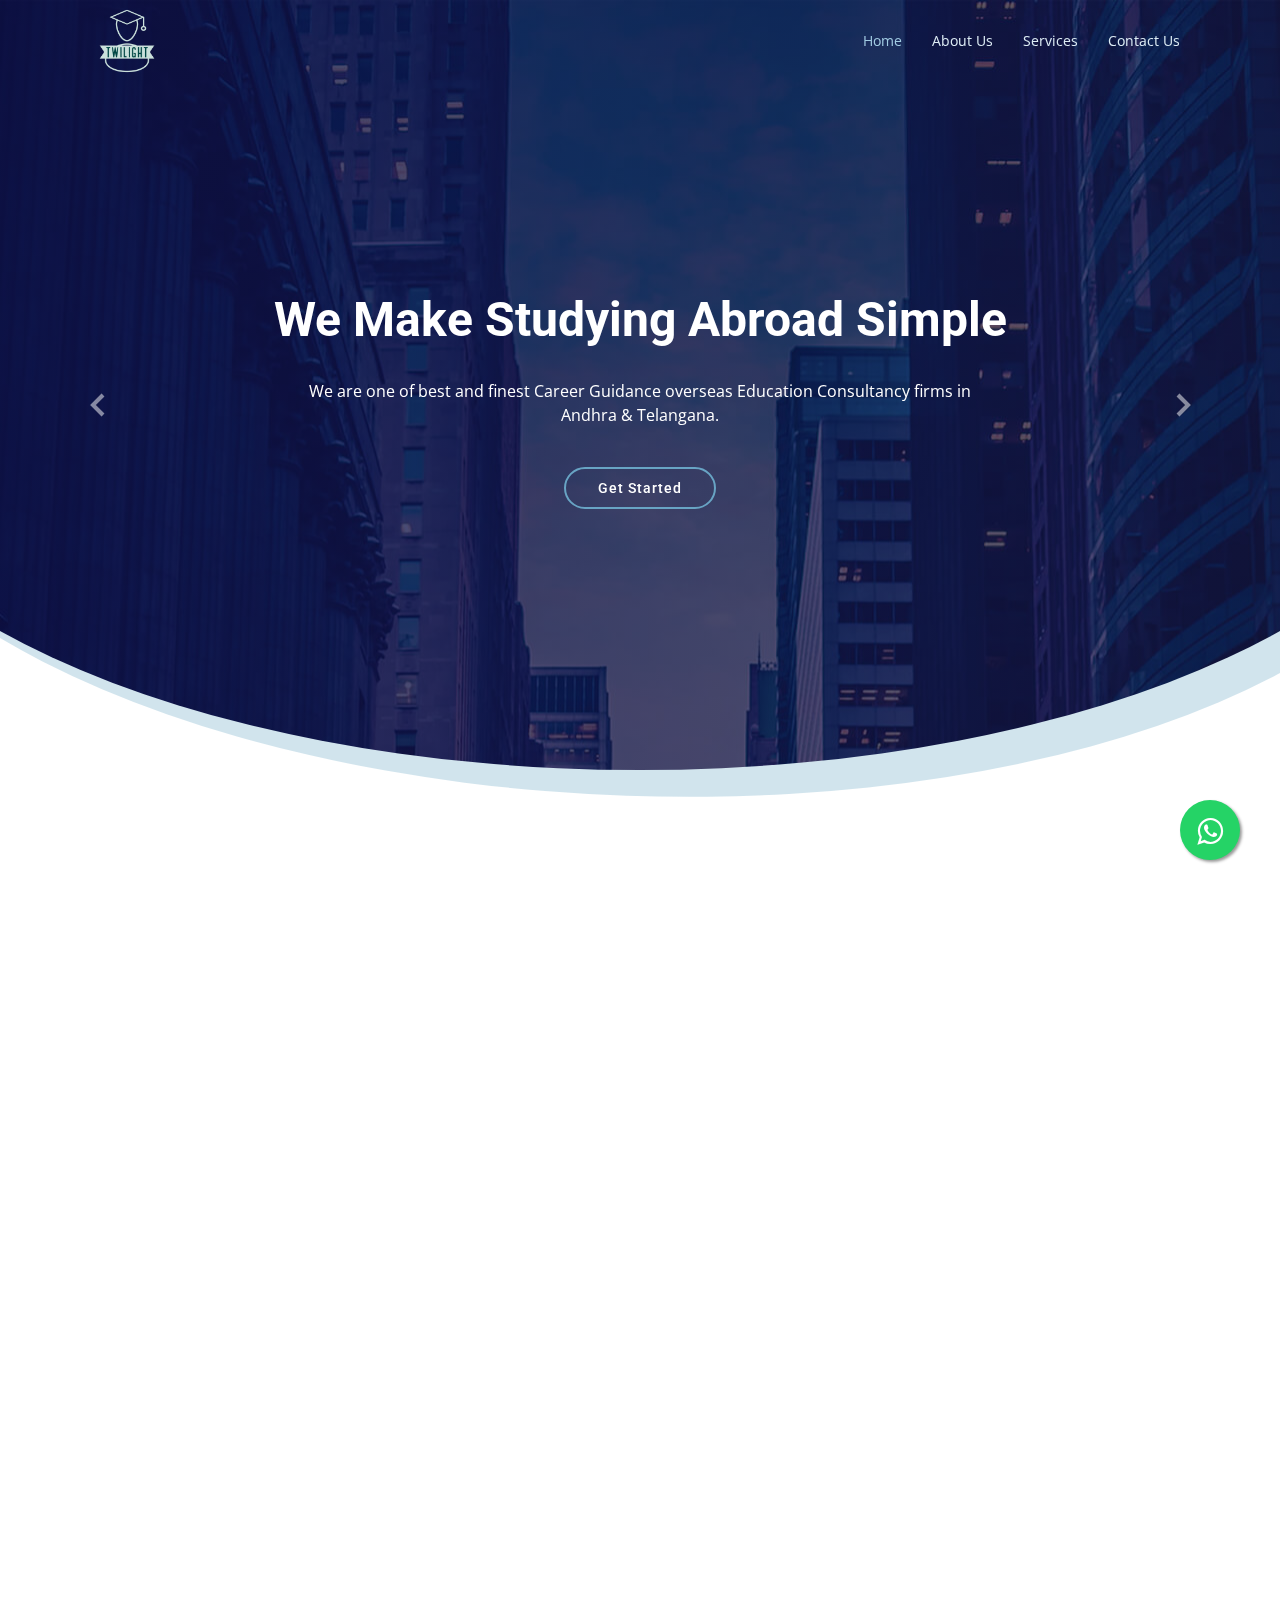
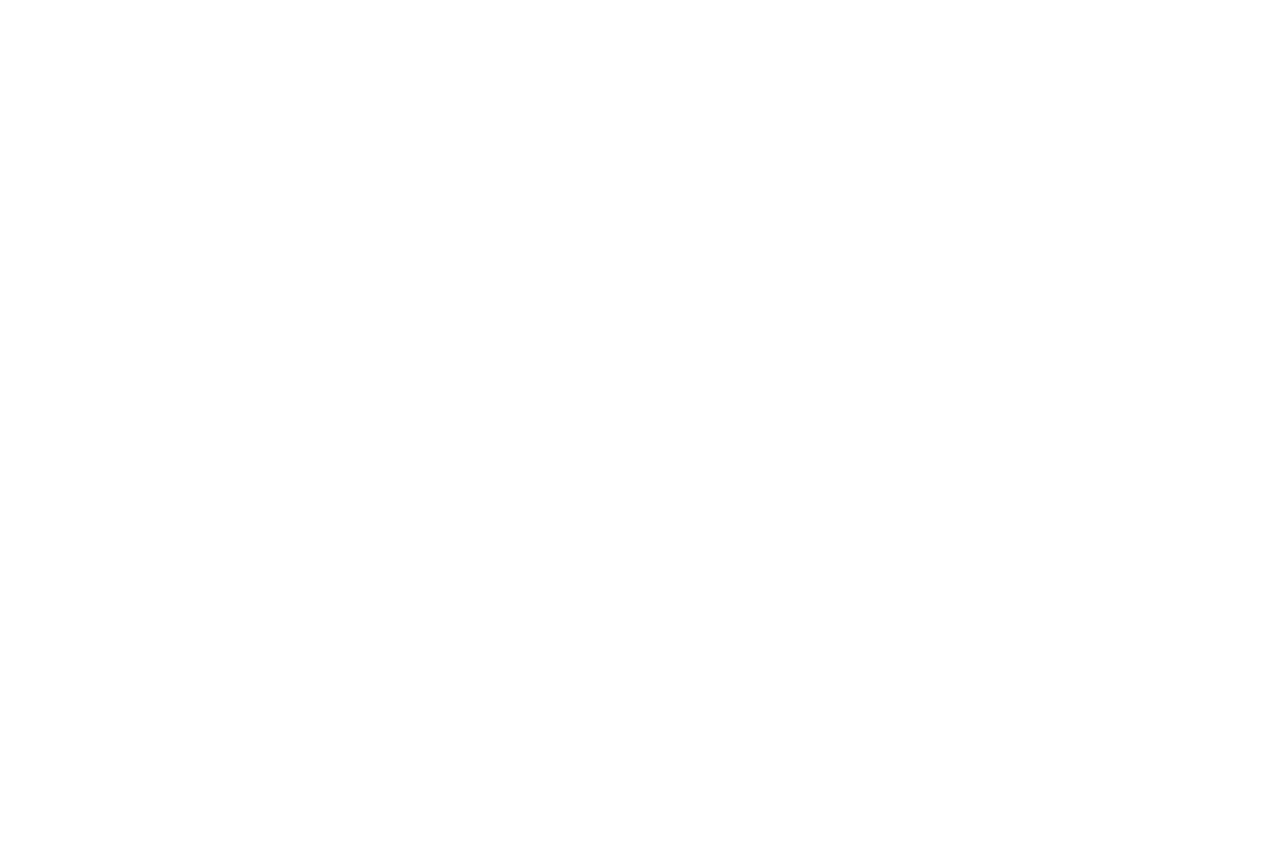
<file: index.html>
<!DOCTYPE html>
<html lang="en">

<head>
    <meta charset="utf-8">
    <meta content="width=device-width, initial-scale=1.0" name="viewport">

    <title>Twilight Education Consultants</title>
    <meta content="Twilight Education Consultancy is a Education Consulting Services. We provide impartial and reliable career guidance and advice regarding the student’s suitability for courses and institutions to local and international students who wish to study around the globe. "
        name="description">
    <meta content="study abroad,education" name="keywords">

    <!-- Favicons -->
    <link href="assets\img\Twilight-logos_black.png" rel="icon">
    <link href="assets/img/apple-touch-icon.png" rel="apple-touch-icon">

    <!-- Google Fonts -->
    <link href="https://fonts.googleapis.com/css?family=Open+Sans:300,300i,400,400i,600,600i,700,700i|Roboto:300,300i,400,400i,500,500i,700,700i&display=swap" rel="stylesheet">

    <!-- Vendor CSS Files -->
    <link href="assets/vendor/bootstrap/css/bootstrap.min.css" rel="stylesheet">
    <link href="assets/vendor/animate.css/animate.min.css" rel="stylesheet">
    <link href="assets/vendor/icofont/icofont.min.css" rel="stylesheet">
    <link href="assets/vendor/boxicons/css/boxicons.min.css" rel="stylesheet">
    <link href="assets/vendor/venobox/venobox.css" rel="stylesheet">
    <link href="assets/vendor/owl.carousel/assets/owl.carousel.min.css" rel="stylesheet">
    <link href="assets/vendor/aos/aos.css" rel="stylesheet">
    <link rel="stylesheet" href="https://maxcdn.bootstrapcdn.com/font-awesome/4.5.0/css/font-awesome.min.css">
<a href="https://api.whatsapp.com/send/?phone=%2B916281097067&text&type=phone_number&app_absent=0" class="float" target="_blank">
<i class="fa fa-whatsapp my-float"></i>
</a>

    <!-- Template Main CSS File -->
    <link href="assets/css/style.css" rel="stylesheet">

</head>

<body>

    <!-- ======= Header ======= -->
    <header id="header" class="fixed-top header-transparent">
        <div class="container">

            <div class="logo float-left">
                <!-- <h1 class="text-light"><a href="index.html"><span>Twilight</span></a></h1> -->
                <!-- Uncomment below if you prefer to use an image logo -->
              <a href="index.html"><img src="assets\img\Twilight-logos_transparent.png" alt="" class="img-fluid"></a>
            </div>

            <nav class="nav-menu float-right d-none d-lg-block">
                <ul>
                    <li class="active"><a href="index.html">Home</a></li>
                    <li><a href="about.html">About Us</a></li>
                    <li><a href="services.html">Services</a></li>
                    <li><a href="contact.html">Contact Us</a></li>
                </ul>
            </nav>
            <!-- .nav-menu -->

        </div>
    </header>
    <!-- End Header -->

    <!-- ======= Hero Section ======= -->
    <section id="hero" class="d-flex justify-cntent-center align-items-center">
        <div id="heroCarousel" class="container carousel carousel-fade" data-ride="carousel">

            <!-- Slide 1 -->
            <div class="carousel-item active">
                <div class="carousel-container">
                    <h2 class="animated fadeInDown">We Make Studying Abroad <span>Simple</span></h2>
                    <p class="animated fadeInUp">We are one of best and finest Career Guidance overseas Education Consultancy firms in Andhra & Telangana. </p>
                    <a href="contact.html" class="btn-get-started animated fadeInUp">Get Started</a>
                </div>
            </div>

            <!-- Slide 2 -->
            <div class="carousel-item">
                <div class="carousel-container">
                    <h2 class="animated fadeInDown">Global Education for Global Opportunities</h2>
                    <p class="animated fadeInUp">Studying abroad comes with countless options and an overload of information sources, offering information on
                    Universities, Courses, Scholarships, and more which confuses students and parents.</p>
                    <a href="contact.html" class="btn-get-started animated fadeInUp">Get Started</a>
                </div>
            </div>

            <!-- Slide 3 -->
            <div class="carousel-item">
                <div class="carousel-container">
                    <h2 class="animated fadeInDown">Connect with Experts on Overseas Education</h2>
                    <p class="animated fadeInUp">We are set a part by our in-depth knowledge of Overseas Education Consultancy. Our global student destinations include the UK, USA, Australia, Canada and many others.</p>
                    <a href="contact.html" class="btn-get-started animated fadeInUp">Get Started</a>
                </div>
            </div>

            <a class="carousel-control-prev" href="#heroCarousel" role="button" data-slide="prev">
                <span class="carousel-control-prev-icon bx bx-chevron-left" aria-hidden="true"></span>
                <span class="sr-only">Previous</span>
            </a>

            <a class="carousel-control-next" href="#heroCarousel" role="button" data-slide="next">
                <span class="carousel-control-next-icon bx bx-chevron-right" aria-hidden="true"></span>
                <span class="sr-only">Next</span>
            </a>

        </div>
    </section>
    <!-- End Hero -->

    <main id="main">

        <!-- ======= Services Section ======= -->
        <section class="services">
            <div class="container">

                <div class="row">
                    <div class="col-md-6 col-lg-4 d-flex align-items-stretch" data-aos="fade-up">
                        <div class="icon-box icon-box-pink">
                            <div class="icon"><i class="bx bx-body"></i></div>
                            <h4 class="title"><a href="">Students</a></h4>
                            <p class="description">From application advice to student visas…we’ve got you covered!
                            We’ll offer a keen ear for your choices and preferences in provision of the following services to our esteemed students;</p>
                        </div>
                    </div>

                    <div class="col-md-6 col-lg-4 d-flex align-items-stretch" data-aos="fade-up" data-aos-delay="100">
                        <div class="icon-box icon-box-cyan">
                            <div class="icon"><i class="bx bx-world"></i></div>
                            <h4 class="title"><a href="">Partners</a></h4>
                            <p class="description">Twilight Education boosts of reliable and trustworthy partnerships with several universities and colleges in, UK, USA, Australia, Canada and many others. We engage professionally with our partners with honesty to
                            maintain high reputation and quality.</p>
                        </div>
                    </div>



                    <div class="col-md-6 col-lg-4 d-flex align-items-stretch" data-aos="fade-up" data-aos-delay="200">
                        <div class="icon-box icon-box-blue">
                            <div class="icon"><i class="bx bx-buildings"></i></div>
                            <h4 class="title"><a href="">Universities</a></h4>
                            <p class="description">With over 100 partner universities around the globe. Partner with Twilight Education and we shall help you maximise your decision and
                           exceed your student recruitment goals without compromising on
                            quality.</p>
                        </div>
                    </div>

                </div>

            </div>
        </section>
        <!-- End Services Section -->

        <!-- ======= Why Us Section ======= -->
        <section class="why-us section-bg" data-aos="fade-up" date-aos-delay="200">
            <div class="container">

                <div class="row">
                    <div class="col-lg-6 video-box">
                        <img src="assets/img/a1.jpg" class="img-fluid" alt="">
                        <a href="" class="venobox play-btn mb-4" data-vbtype="video" data-autoplay="true"></a>
                    </div>

                    <div class="col-lg-6 d-flex flex-column justify-content-center p-5">

                        <div class="icon-box">
                            <div class="icon"><i class="bx bx-fingerprint"></i></div>
                            <h4 class="title"><a href="">What we do?</a></h4>
                            <p class="description">We provide impartial and reliable career guidance and advice regarding the student’s suitability for courses and institutions to local and international students who wish to study around the globe. </p>
                        </div>
                    </div>
                </div>

            </div>
        </section>
        <!-- End Why Us Section -->

 

    </main>
    <!-- End #main -->

    <!-- ======= Footer ======= -->
    <footer id="footer" data-aos="fade-up" data-aos-easing="ease-in-out" data-aos-duration="500">

        <div class="footer-top">
            <div class="container">
                <div class="row">

                    <div class="col-lg-3 col-md-6 footer-links">
                        <h4>Useful Links</h4>
                        <ul>
                            <li><i class="bx bx-chevron-right"></i> <a href="index.html">Home</a></li>
                            <li><i class="bx bx-chevron-right"></i> <a href="about.html">About us</a></li>
                            <li><i class="bx bx-chevron-right"></i> <a href="services.html">services</a></li>
                            <li><i class="bx bx-chevron-right"></i> <a href="contact.html">Contact us</a></li>
                        </ul>
                    </div>

                    <div class="col-lg-3 col-md-6 footer-contact">
                        <h4>Contact Us</h4>
                        <p>
                            Raithupeta, <br> Nandigama,<br> Andhra Pradesh <br><br>
                            <strong>Phone:</strong> +91 6281097067<br>
                            <strong>Email:</strong> abroad@twilightedu.com<br>
                        </p>

                    </div>

                    <div class="col-lg-3 col-md-6 footer-info">
                        <h3>About Twilight</h3>
                        <p>Twilight Education Consultancy is a registered company incorporated under the Government of India and specializes in Education
                        Consulting Services.</p>
                        <div class="social-links mt-3">
                            <a href="#" class="twitter"><i class="bx bxl-twitter"></i></a>
                            <a href="#" class="facebook"><i class="bx bxl-facebook"></i></a>
                            <a href="#" class="instagram"><i class="bx bxl-instagram"></i></a>
                            <a href="#" class="linkedin"><i class="bx bxl-linkedin"></i></a>
                        </div>
                    </div>

                </div>
            </div>
        </div>

        <div class="container">
            <div class="copyright">
                &copy; Copyright <strong><span>Twilight</span></strong>. All Rights Reserved
            </div>
            <div class="credits">
                Designed by <a href="https://Twilighteducation.com/">TwilightEducation</a>
            </div>
        </div>
    </footer>
    <!-- End Footer -->

    <a href="#" class="back-to-top"><i class="icofont-simple-up"></i></a>

    <!-- Vendor JS Files -->
    <script src="assets/vendor/jquery/jquery.min.js"></script>
    <script src="assets/vendor/bootstrap/js/bootstrap.bundle.min.js"></script>
    <script src="assets/vendor/jquery.easing/jquery.easing.min.js"></script>
    <script src="assets/vendor/php-email-form/validate.js"></script>
    <script src="assets/vendor/venobox/venobox.min.js"></script>
    <script src="assets/vendor/waypoints/jquery.waypoints.min.js"></script>
    <script src="assets/vendor/counterup/counterup.min.js"></script>
    <script src="assets/vendor/owl.carousel/owl.carousel.min.js"></script>
    <script src="assets/vendor/isotope-layout/isotope.pkgd.min.js"></script>
    <script src="assets/vendor/aos/aos.js"></script>

    <!-- Template Main JS File -->
    <script src="assets/js/main.js"></script>

</body>

</html>
</file>
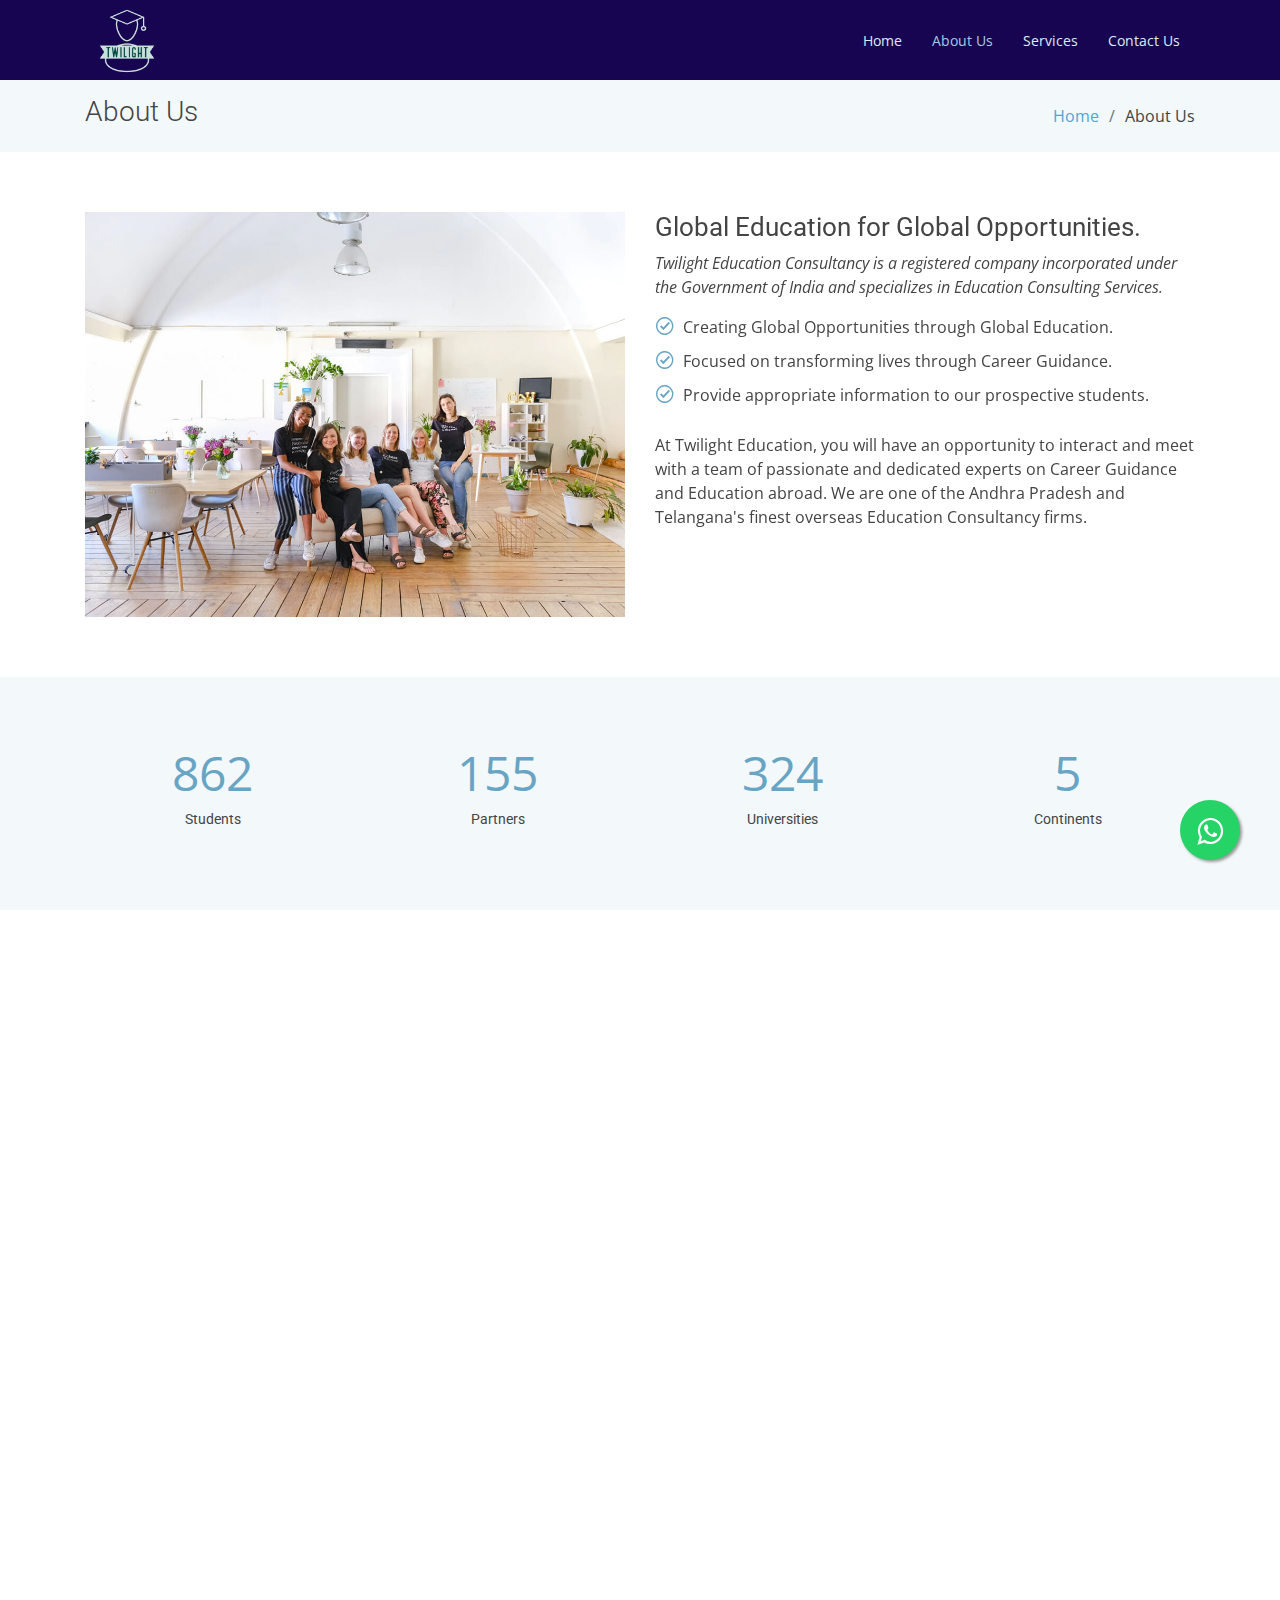
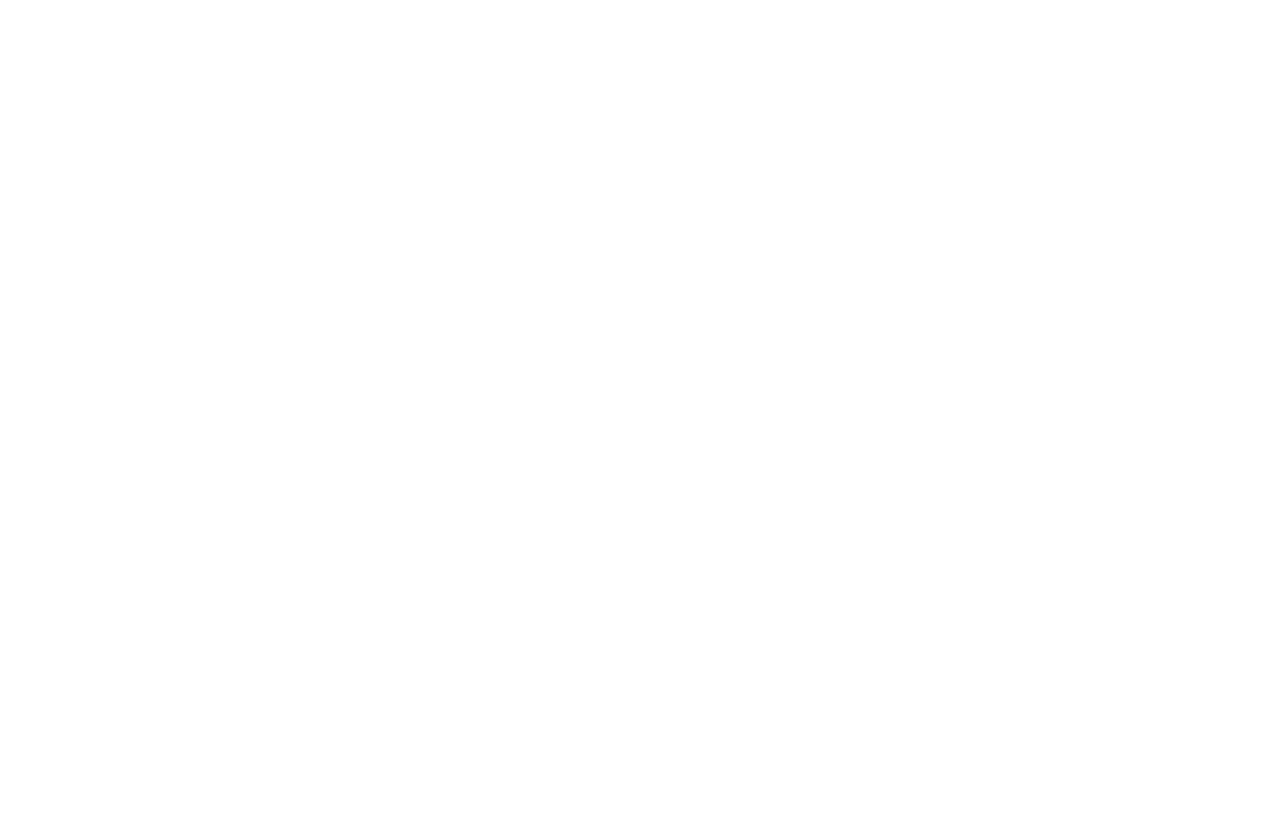
<file: about.html>
<!DOCTYPE html>
<html lang="en">

<head>
  <meta charset="utf-8">
  <meta content="width=device-width, initial-scale=1.0" name="viewport">

  <title>About - Twilight Education Consultants</title>
  <meta content="" name="descriptison">
  <meta content="" name="keywords">

  <!-- Favicons -->
  <link href="assets\img\Twilight-logos_black.png" rel="icon">
  <link href="assets/img/apple-touch-icon.png" rel="apple-touch-icon">

  <!-- Google Fonts -->
  <link href="https://fonts.googleapis.com/css?family=Open+Sans:300,300i,400,400i,600,600i,700,700i|Roboto:300,300i,400,400i,500,500i,700,700i&display=swap" rel="stylesheet">

  <!-- Vendor CSS Files -->
  <link href="assets/vendor/bootstrap/css/bootstrap.min.css" rel="stylesheet">
  <link href="assets/vendor/animate.css/animate.min.css" rel="stylesheet">
  <link href="assets/vendor/icofont/icofont.min.css" rel="stylesheet">
  <link href="assets/vendor/boxicons/css/boxicons.min.css" rel="stylesheet">
  <link href="assets/vendor/venobox/venobox.css" rel="stylesheet">
  <link href="assets/vendor/owl.carousel/assets/owl.carousel.min.css" rel="stylesheet">
  <link href="assets/vendor/aos/aos.css" rel="stylesheet">
  <link rel="stylesheet" href="https://maxcdn.bootstrapcdn.com/font-awesome/4.5.0/css/font-awesome.min.css">
<a href="https://api.whatsapp.com/send/?phone=%2B916281097067&text&type=phone_number&app_absent=0" class="float" target="_blank">
<i class="fa fa-whatsapp my-float"></i>
</a>
  <!-- Template Main CSS File -->
  <link href="assets/css/style.css" rel="stylesheet">
</head>

<body>

  <!-- ======= Header ======= -->
  <header id="header" class="fixed-top ">
    <div class="container">

      <div class="logo float-left">
        <!-- <h1 class="text-light"><a href="index.html"><span>Twilight</span></a></h1> -->
        <!-- Uncomment below if you prefer to use an image logo -->
        <a href="index.html"><img src="assets\img\Twilight-logos_transparent.png" alt="" class="img-fluid"></a>
      </div>

      <nav class="nav-menu float-right d-none d-lg-block">
        <ul>
          <li><a href="index.html">Home</a></li>
          <li class="active"><a href="about.html">About Us</a></li>
          <li><a href="services.html">Services</a></li>
          <li><a href="contact.html">Contact Us</a></li>
        </ul>
      </nav><!-- .nav-menu -->

    </div>
  </header><!-- End Header -->

  <main id="main">

    <!-- ======= About Us Section ======= -->
    <section class="breadcrumbs">
      <div class="container">

        <div class="d-flex justify-content-between align-items-center">
          <h2>About Us</h2>
          <ol>
            <li><a href="index.html">Home</a></li>
            <li>About Us</li>
          </ol>
        </div>

      </div>
    </section><!-- End About Us Section -->

    <!-- ======= About Section ======= -->
    <section class="about" data-aos="fade-up">
      <div class="container">

        <div class="row">
          <div class="col-lg-6">
            <img src="assets/img/about.jpg" class="img-fluid" alt="">
          </div>
          <div class="col-lg-6 pt-4 pt-lg-0">
            <h3>Global Education for Global Opportunities.</h3>
            <p class="font-italic">
            Twilight Education Consultancy is a registered company incorporated under the Government of India and specializes in Education
            Consulting Services.
            </p> 
            <ul>
              <li><i class="icofont-check-circled"></i> Creating Global Opportunities through Global Education.</li>
              <li><i class="icofont-check-circled"></i> Focused on transforming lives through Career Guidance.</li>
              <li><i class="icofont-check-circled"></i> Provide appropriate information to our prospective students.</li>
            </ul>
            <p>
              At Twilight Education, you will have an opportunity to interact and meet with a team of passionate and dedicated experts on
              Career Guidance and Education abroad. We are one of the Andhra Pradesh and Telangana's finest
              overseas Education Consultancy firms.
            </p>
          </div>
        </div>

      </div>
    </section><!-- End About Section -->

    <!-- ======= Facts Section ======= -->
    <section class="facts section-bg" data-aos="fade-up">
      <div class="container">

        <div class="row counters">

          <div class="col-lg-3 col-6 text-center">
            <span data-toggle="counter-up">1,232</span>
            <p>Students</p>
          </div>

          <div class="col-lg-3 col-6 text-center">
            <span data-toggle="counter-up">221</span>
            <p>Partners</p>
          </div>

          <div class="col-lg-3 col-6 text-center">
            <span data-toggle="counter-up">463</span>
            <p>Universities</p>
          </div>

          <div class="col-lg-3 col-6 text-center">
            <span data-toggle="counter-up">07</span>
            <p>Continents</p>
          </div>

        </div>

      </div>
    </section><!-- End Facts Section -->

    <!-- ======= Our Skills Section ======= -->
    <section class="skills" data-aos="fade-up">
      <div class="container">

        <div class="section-title">
          <h2>Global Coverage</h2>
          <p>There is no doubt that the world has become a Global Village. Education is one of the sectors that has made
          globalization possible given the increasing number of students moving to international destinations to pursue higher
          studies in Colleges and Universities across the world.</p>
        </div>

        <div class="skills-content">

          <div class="progress">
            <div class="progress-bar bg-success" role="progressbar" aria-valuenow="40" aria-valuemin="0" aria-valuemax="100">
              <span class="skill">Europe <i class="val">40%</i></span>
            </div>
          </div>

          <div class="progress">
            <div class="progress-bar bg-info" role="progressbar" aria-valuenow="90" aria-valuemin="0" aria-valuemax="100">
              <span class="skill">North America <i class="val">90%</i></span>
            </div>
          </div>

          <div class="progress">
            <div class="progress-bar bg-danger" role="progressbar" aria-valuenow="35" aria-valuemin="0" aria-valuemax="100">
              <span class="skill">Australia <i class="val">35%</i></span>
            </div>
          </div>

        </div>

      </div>
    </section><!-- End Our Skills Section -->

    <!-- ======= Testimonials Section ======= -->
    <section class="testimonials" data-aos="fade-up">
      <div class="container">

        <div class="section-title">
          <h2>Testimonials</h2>
          <p>What our Students say about Twilight Education Consultancy</p>
        </div>

        <div class="owl-carousel testimonials-carousel">

          <div class="testimonial-item">
            <img src="assets/img/testimonials/testimonials-1.jpg" class="testimonial-img" alt="">
            <h3>Okotel Alex</h3>
            <h4>Course: MS IN CS,<br>
              Country: USA
            </h4>
            <p>
              <i class="bx bxs-quote-alt-left quote-icon-left"></i>
              Twilight Education helped me a lot in my study program. Twilight Education gave me the right counseling, helped me to
              select a great university, with the right information. They were very professional & helpful.
              <i class="bx bxs-quote-alt-right quote-icon-right"></i>
            </p>
          </div>

          <div class="testimonial-item">
            <img src="assets/img/testimonials/testimonials-2.jpg" class="testimonial-img" alt="">
            <h3>Rose Nakibule</h3>
            <h4>Course: MS IN INDUSTRIAL ENGINEERING,<br>
              Country: USA</h4>
            <p>
              <i class="bx bxs-quote-alt-left quote-icon-left"></i>
              The team at Twilight Education are very professional and have expertise on university admission. They are also very
              helpful and friendly.
              <i class="bx bxs-quote-alt-right quote-icon-right"></i>
            </p>
          </div>

          <div class="testimonial-item">
            <img src="assets/img/testimonials/testimonials-3.jpg" class="testimonial-img" alt="">
            <h3>Barbara Nansamba</h3>
            <h4>Course: MS IN CIS,<br>
              Country: CANADA</h4>
            <p>
              <i class="bx bxs-quote-alt-left quote-icon-left"></i>
              Twilight Education service helped a lot for my higher education opportunities in the UK, they always provided me correct
              information and guidance for the University admission and visa processing.
              <i class="bx bxs-quote-alt-right quote-icon-right"></i>
            </p>
          </div>

          <div class="testimonial-item">
            <img src="assets/img/testimonials/testimonials-4.jpg" class="testimonial-img" alt="">
            <h3>Dragule Swaib</h3>
            <h4>Course: MBA,<br>
              Country: UK</h4>
            <p>
              <i class="bx bxs-quote-alt-left quote-icon-left"></i>
              Great service for the students who wish to pursue their dreams. Staffs are adequately trained and very professional
              with supportive and helpful manner.
              <i class="bx bxs-quote-alt-right quote-icon-right"></i>
            </p>
          </div>

          <div class="testimonial-item">
            <img src="assets/img/testimonials/testimonials-5.jpg" class="testimonial-img" alt="">
            <h3>John Kizito</h3>
            <h4>Course: BUSINESS MANAGEMENT,<br>
              Country: AUSTRAILA</h4>
            <p>
              <i class="bx bxs-quote-alt-left quote-icon-left"></i>
              I highly recommend the team at Twilight Education. They are all professional people and assisted in the entire process
              of registration. A big thank you to the team specially to Ashok & Vijay who is brilliant. All the Best!
              <i class="bx bxs-quote-alt-right quote-icon-right"></i>
            </p>
          </div>

        </div>

      </div>
    </section><!-- End Ttstimonials Section -->

  </main><!-- End #main -->

  <!-- ======= Footer ======= -->
  <!-- ======= Footer ======= -->
  <footer id="footer" data-aos="fade-up" data-aos-easing="ease-in-out" data-aos-duration="500">

    <div class="footer-top">
        <div class="container">
            <div class="row">

                <div class="col-lg-3 col-md-6 footer-links">
                    <h4>Useful Links</h4>
                    <ul>
                        <li><i class="bx bx-chevron-right"></i> <a href="index.html">Home</a></li>
                        <li><i class="bx bx-chevron-right"></i> <a href="about.html">About us</a></li>
                        <li><i class="bx bx-chevron-right"></i> <a href="services.html">services</a></li>
                        <li><i class="bx bx-chevron-right"></i> <a href="contact.html">Contact us</a></li>
                    </ul>
                </div>

                <div class="col-lg-3 col-md-6 footer-contact">
                    <h4>Contact Us</h4>
                    <p>
                        Raithupeta, <br> Nandigama,<br> Andhra Pradesh <br><br>
                        <strong>Phone:</strong> +91 6281097067<br>
                        <strong>Email:</strong> abroad@twilightedu.com<br>
                    </p>

                </div>

                <div class="col-lg-3 col-md-6 footer-info">
                    <h3>About Twilight</h3>
                    <p>Twilight Education Consultancy is a registered company incorporated under the Laws of Uganda and specializes in Education
                    Consulting Services.</p>
                    <div class="social-links mt-3">
                        <a href="#" class="twitter"><i class="bx bxl-twitter"></i></a>
                        <a href="#" class="facebook"><i class="bx bxl-facebook"></i></a>
                        <a href="#" class="instagram"><i class="bx bxl-instagram"></i></a>
                        <a href="#" class="linkedin"><i class="bx bxl-linkedin"></i></a>
                    </div>
                </div>

            </div>
        </div>
    </div>

    <div class="container">
        <div class="copyright">
            &copy; Copyright <strong><span>Twilight</span></strong>. All Rights Reserved
        </div>
        <div class="credits">
            Designed by <a href="https://Twilighteducation.com/">TwilightEducation</a>
        </div>
    </div>
</footer>
<!-- End Footer -->

<a href="#" class="back-to-top"><i class="icofont-simple-up"></i></a>

<!-- Vendor JS Files -->
<script src="assets/vendor/jquery/jquery.min.js"></script>
<script src="assets/vendor/bootstrap/js/bootstrap.bundle.min.js"></script>
<script src="assets/vendor/jquery.easing/jquery.easing.min.js"></script>
<script src="assets/vendor/php-email-form/validate.js"></script>
<script src="assets/vendor/venobox/venobox.min.js"></script>
<script src="assets/vendor/waypoints/jquery.waypoints.min.js"></script>
<script src="assets/vendor/counterup/counterup.min.js"></script>
<script src="assets/vendor/owl.carousel/owl.carousel.min.js"></script>
<script src="assets/vendor/isotope-layout/isotope.pkgd.min.js"></script>
<script src="assets/vendor/aos/aos.js"></script>

<!-- Template Main JS File -->
<script src="assets/js/main.js"></script>

</body>

</html>
</file>
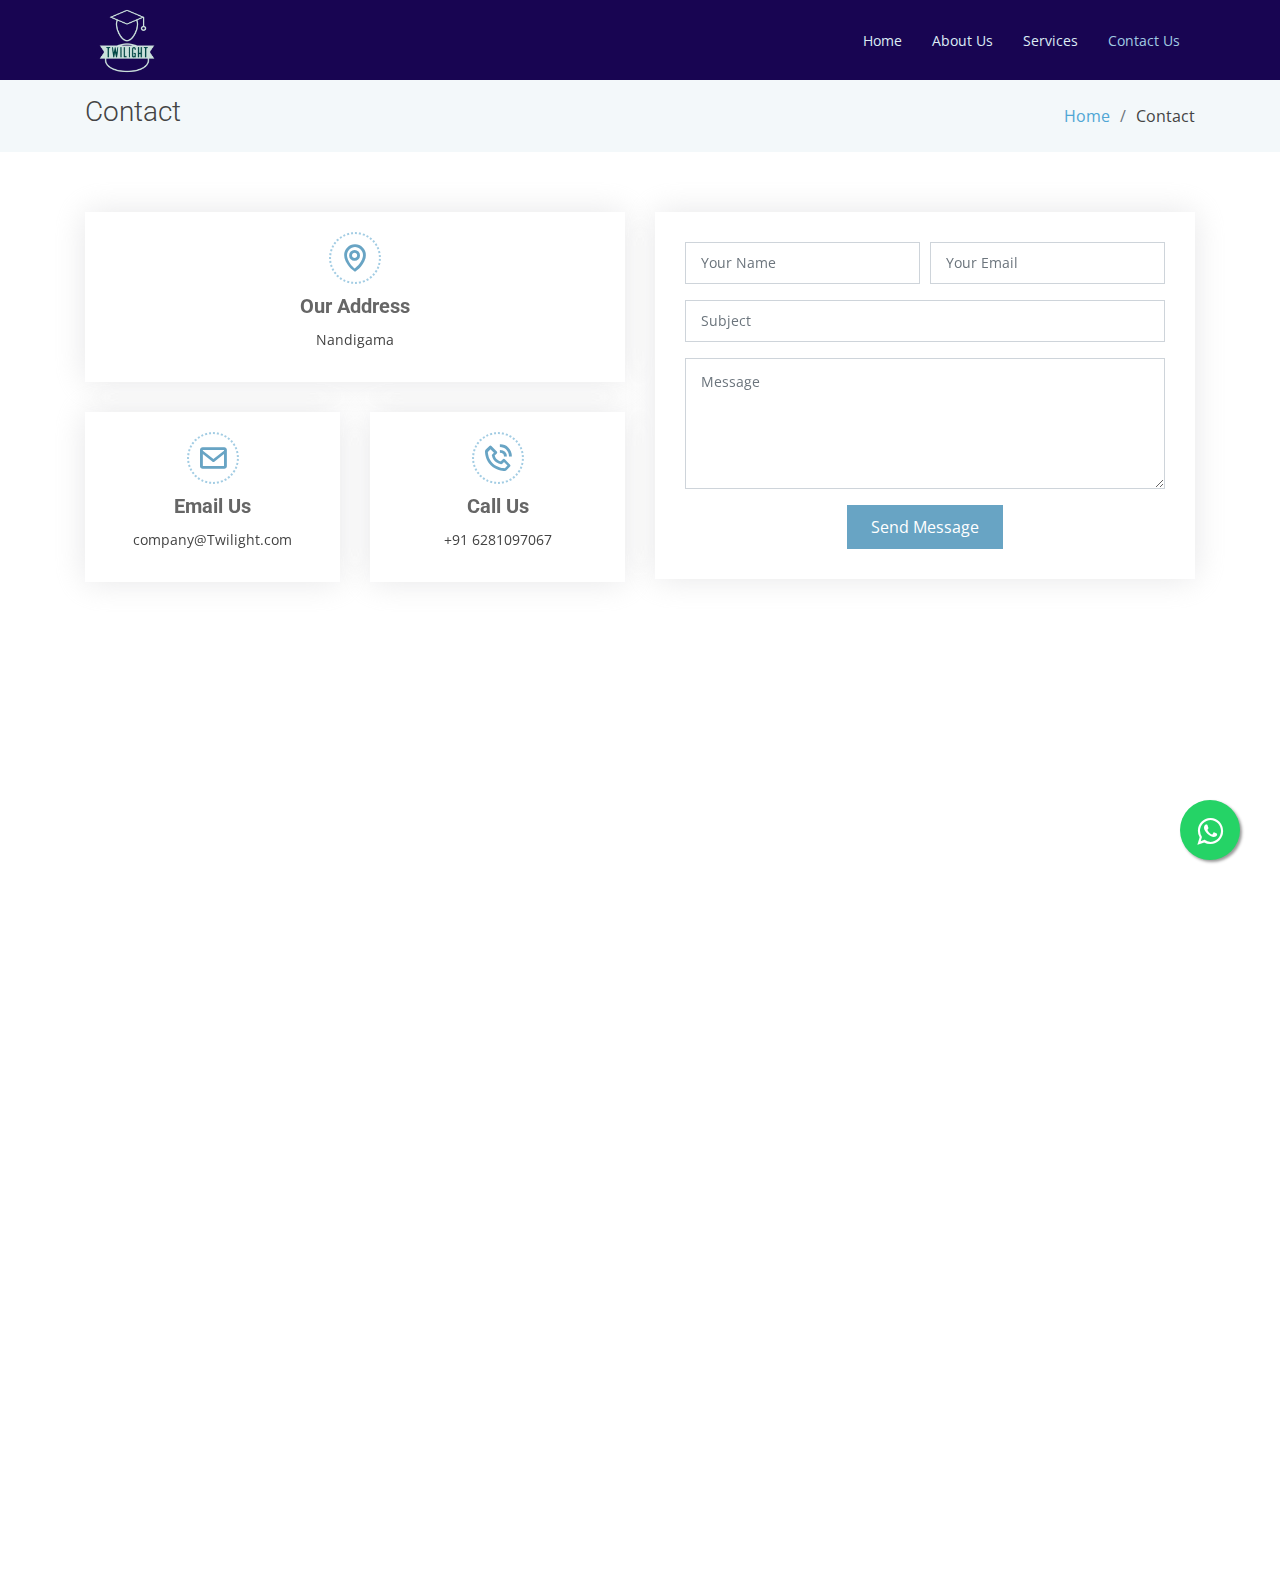
<file: contact.html>
<!DOCTYPE html>
<html lang="en">

<head>
    <meta charset="utf-8">
    <meta content="width=device-width, initial-scale=1.0" name="viewport">
    <title>Contact - Twilight Education Consultants</title>
    <meta content="" name="descriptison">
    <meta content="" name="keywords">

    <!-- Favicons -->
    <link href="assets\img\Twilight-logos_black.png" rel="icon">
    <link href="assets/img/apple-touch-icon.png" rel="apple-touch-icon">

    <!-- Google Fonts -->
    <link href="https://fonts.googleapis.com/css?family=Open+Sans:300,300i,400,400i,600,600i,700,700i|Roboto:300,300i,400,400i,500,500i,700,700i&display=swap" rel="stylesheet">

    <!-- Vendor CSS Files -->
    <link href="assets/vendor/bootstrap/css/bootstrap.min.css" rel="stylesheet">
    <link href="assets/vendor/animate.css/animate.min.css" rel="stylesheet">
    <link href="assets/vendor/icofont/icofont.min.css" rel="stylesheet">
    <link href="assets/vendor/boxicons/css/boxicons.min.css" rel="stylesheet">
    <link href="assets/vendor/venobox/venobox.css" rel="stylesheet">
    <link href="assets/vendor/owl.carousel/assets/owl.carousel.min.css" rel="stylesheet">
    <link href="assets/vendor/aos/aos.css" rel="stylesheet">
    <link rel="stylesheet" href="https://maxcdn.bootstrapcdn.com/font-awesome/4.5.0/css/font-awesome.min.css">
<a href="https://api.whatsapp.com/send/?phone=%2B916281097067&text&type=phone_number&app_absent=0" class="float" target="_blank">
<i class="fa fa-whatsapp my-float"></i>
</a>

    <!-- Template Main CSS File -->
    <link href="assets/css/style.css" rel="stylesheet">

</head>

<body>

    <!-- ======= Header ======= -->
    <header id="header" class="fixed-top header-transparent">
        <div class="container">

            <div class="logo float-left">
                <!-- <h1 class="text-light"><a href="index.html"><span>Twilight</span></a></h1> -->
                <!-- Uncomment below if you prefer to use an image logo -->
              <a href="index.html"><img src="assets\img\Twilight-logos_transparent.png" alt="" class="img-fluid"></a>
            </div>

            <nav class="nav-menu float-right d-none d-lg-block">
                <ul>
                    <li><a href="index.html">Home</a></li>
                    <li><a href="about.html">About Us</a></li>
                    <li><a href="services.html">Services</a></li>
                    <li class="active"><a href="contact.html">Contact Us</a></li>
                </ul>
            </nav>
            <!-- .nav-menu -->

        </div>
    </header>
    <!-- End Header -->

<body>

  <!-- ======= Header ======= -->
  <header id="header" class="fixed-top ">
    <div class="container">

      <div class="logo float-left">
        <!-- <h1 class="text-light"><a href="index.html"><span>Twilight</span></a></h1> -->
        <!-- Uncomment below if you prefer to use an image logo -->
        <a href="index.html"><img src="assets\img\Twilight-logos_transparent.png" alt="" class="img-fluid"></a>
      </div>

      <nav class="nav-menu float-right d-none d-lg-block">
        <ul>
          <li><a href="index.html">Home</a></li>
          <li><a href="about.html">About Us</a></li>
          <li><a href="services.html">Services</a></li>
          <li class="active"><a href="contact.html">Contact Us</a></li>
        </ul>
      </nav><!-- .nav-menu -->

    </div>
  </header><!-- End Header -->

  <main id="main">

    <!-- ======= Contact Section ======= -->
    <section class="breadcrumbs">
      <div class="container">

        <div class="d-flex justify-content-between align-items-center">
          <h2>Contact</h2>
          <ol>
            <li><a href="index.html">Home</a></li>
            <li>Contact</li>
          </ol>
        </div>

      </div>
    </section><!-- End Contact Section -->

    <!-- ======= Contact Section ======= -->
    <section class="contact" data-aos="fade-up" data-aos-easing="ease-in-out" data-aos-duration="500">
      <div class="container">

        <div class="row">

          <div class="col-lg-6">

            <div class="row">
              <div class="col-md-12">
                <div class="info-box">
                  <i class="bx bx-map"></i>
                  <h3>Our Address</h3>
                  <p>Nandigama</p>
                </div>
              </div>
              <div class="col-md-6">
                <div class="info-box">
                  <i class="bx bx-envelope"></i>
                  <h3>Email Us</h3>
                  <p>company@Twilight.com</p>
                </div>
              </div>
              <div class="col-md-6">
                <div class="info-box">
                  <i class="bx bx-phone-call"></i>
                  <h3>Call Us</h3>
                  <p>+91 6281097067</p>
                </div>
              </div>
            </div>

          </div>

          <div class="col-lg-6">
            <form action="forms/contact.php" method="post" role="form" class="php-email-form">
              <div class="form-row">
                <div class="col-md-6 form-group">
                  <input type="text" name="name" class="form-control" id="name" placeholder="Your Name" data-rule="minlen:4" data-msg="Please enter at least 4 chars" />
                  <div class="validate"></div>
                </div>
                <div class="col-md-6 form-group">
                  <input type="email" class="form-control" name="email" id="email" placeholder="Your Email" data-rule="email" data-msg="Please enter a valid email" />
                  <div class="validate"></div>
                </div>
              </div>
              <div class="form-group">
                <input type="text" class="form-control" name="subject" id="subject" placeholder="Subject" data-rule="minlen:4" data-msg="Please enter at least 8 chars of subject" />
                <div class="validate"></div>
              </div>
              <div class="form-group">
                <textarea class="form-control" name="message" rows="5" data-rule="required" data-msg="Please write something for us" placeholder="Message"></textarea>
                <div class="validate"></div>
              </div>
              <div class="mb-3">
                <div class="loading">Loading</div>
                <div class="error-message"></div>
                <div class="sent-message">Your message has been sent. Thank you!</div>
              </div>
              <div class="text-center"><button type="submit">Send Message</button></div>
            </form>
          </div>

        </div>

      </div>
    </section><!-- End Contact Section -->

    <!-- ======= Map Section ======= -->
    <section class="map mt-2">
      <div class="container-fluid p-0">
        <iframe src="https://www.google.com/maps/embed?pb=!1m21!1m12!1m3!1d1072.007178007927!2d80.29111740703296!3d16.76676853069309!2m3!1f0!2f0!3f0!3m2!1i1024!2i768!4f13.1!4m6!3e0!4m0!4m3!3m2!1d16.7665999!2d80.2908705!5e0!3m2!1sen!2sin!4v1668236531243!5m2!1sen!2sin" frameborder="0" style="border:0;" allowfullscreen=""></iframe>
        
      </div>
    </section><!-- End Map Section -->

  </main><!-- End #main -->

  <!-- ======= Footer ======= -->
  <!-- ======= Footer ======= -->
  <footer id="footer" data-aos="fade-up" data-aos-easing="ease-in-out" data-aos-duration="500">

    <div class="footer-top">
        <div class="container">
            <div class="row">

                <div class="col-lg-3 col-md-6 footer-links">
                    <h4>Useful Links</h4>
                    <ul>
                        <li><i class="bx bx-chevron-right"></i> <a href="index.html">Home</a></li>
                        <li><i class="bx bx-chevron-right"></i> <a href="about.html">About us</a></li>
                        <li><i class="bx bx-chevron-right"></i> <a href="services.html">Services</a></li>
                        <li><i class="bx bx-chevron-right"></i> <a href="contact.html">Contact us</a></li>
                    </ul>
                </div>

                <div class="col-lg-3 col-md-6 footer-contact">
                    <h4>Contact Us</h4>
                    <p>
                        Raithupeta, <br> Nandigama,<br> Andhra Pradesh <br><br>
                        <strong>Phone:</strong> +91 6281097067<br>
                        <strong>Email:</strong> abroad@twilightedu.com<br>
                    </p>

                </div>

                <div class="col-lg-3 col-md-6 footer-info">
                    <h3>About Twilight</h3>
                    <p>Twilight Education Consultancy is a registered company incorporated under the Government of India and specializes in Education
                    Consulting Services.</p>
                    <div class="social-links mt-3">
                        <a href="#" class="twitter"><i class="bx bxl-twitter"></i></a>
                        <a href="#" class="facebook"><i class="bx bxl-facebook"></i></a>
                        <a href="#" class="instagram"><i class="bx bxl-instagram"></i></a>
                        <a href="#" class="linkedin"><i class="bx bxl-linkedin"></i></a>
                    </div>
                </div>

            </div>
        </div>
    </div>

    <div class="container">
        <div class="copyright">
            &copy; Copyright <strong><span>Twilight</span></strong>. All Rights Reserved
        </div>
        <div class="credits">
            Designed by <a href="https://Twilighteducation.com/">TwilightEducation</a>
        </div>
    </div>
</footer>
<!-- End Footer -->

<a href="#" class="back-to-top"><i class="icofont-simple-up"></i></a>

<!-- Vendor JS Files -->
<script src="assets/vendor/jquery/jquery.min.js"></script>
<script src="assets/vendor/bootstrap/js/bootstrap.bundle.min.js"></script>
<script src="assets/vendor/jquery.easing/jquery.easing.min.js"></script>
<script src="assets/vendor/php-email-form/validate.js"></script>
<script src="assets/vendor/venobox/venobox.min.js"></script>
<script src="assets/vendor/waypoints/jquery.waypoints.min.js"></script>
<script src="assets/vendor/counterup/counterup.min.js"></script>
<script src="assets/vendor/owl.carousel/owl.carousel.min.js"></script>
<script src="assets/vendor/isotope-layout/isotope.pkgd.min.js"></script>
<script src="assets/vendor/aos/aos.js"></script>

<!-- Template Main JS File -->
<script src="assets/js/main.js"></script>

</body>

</html>
</file>
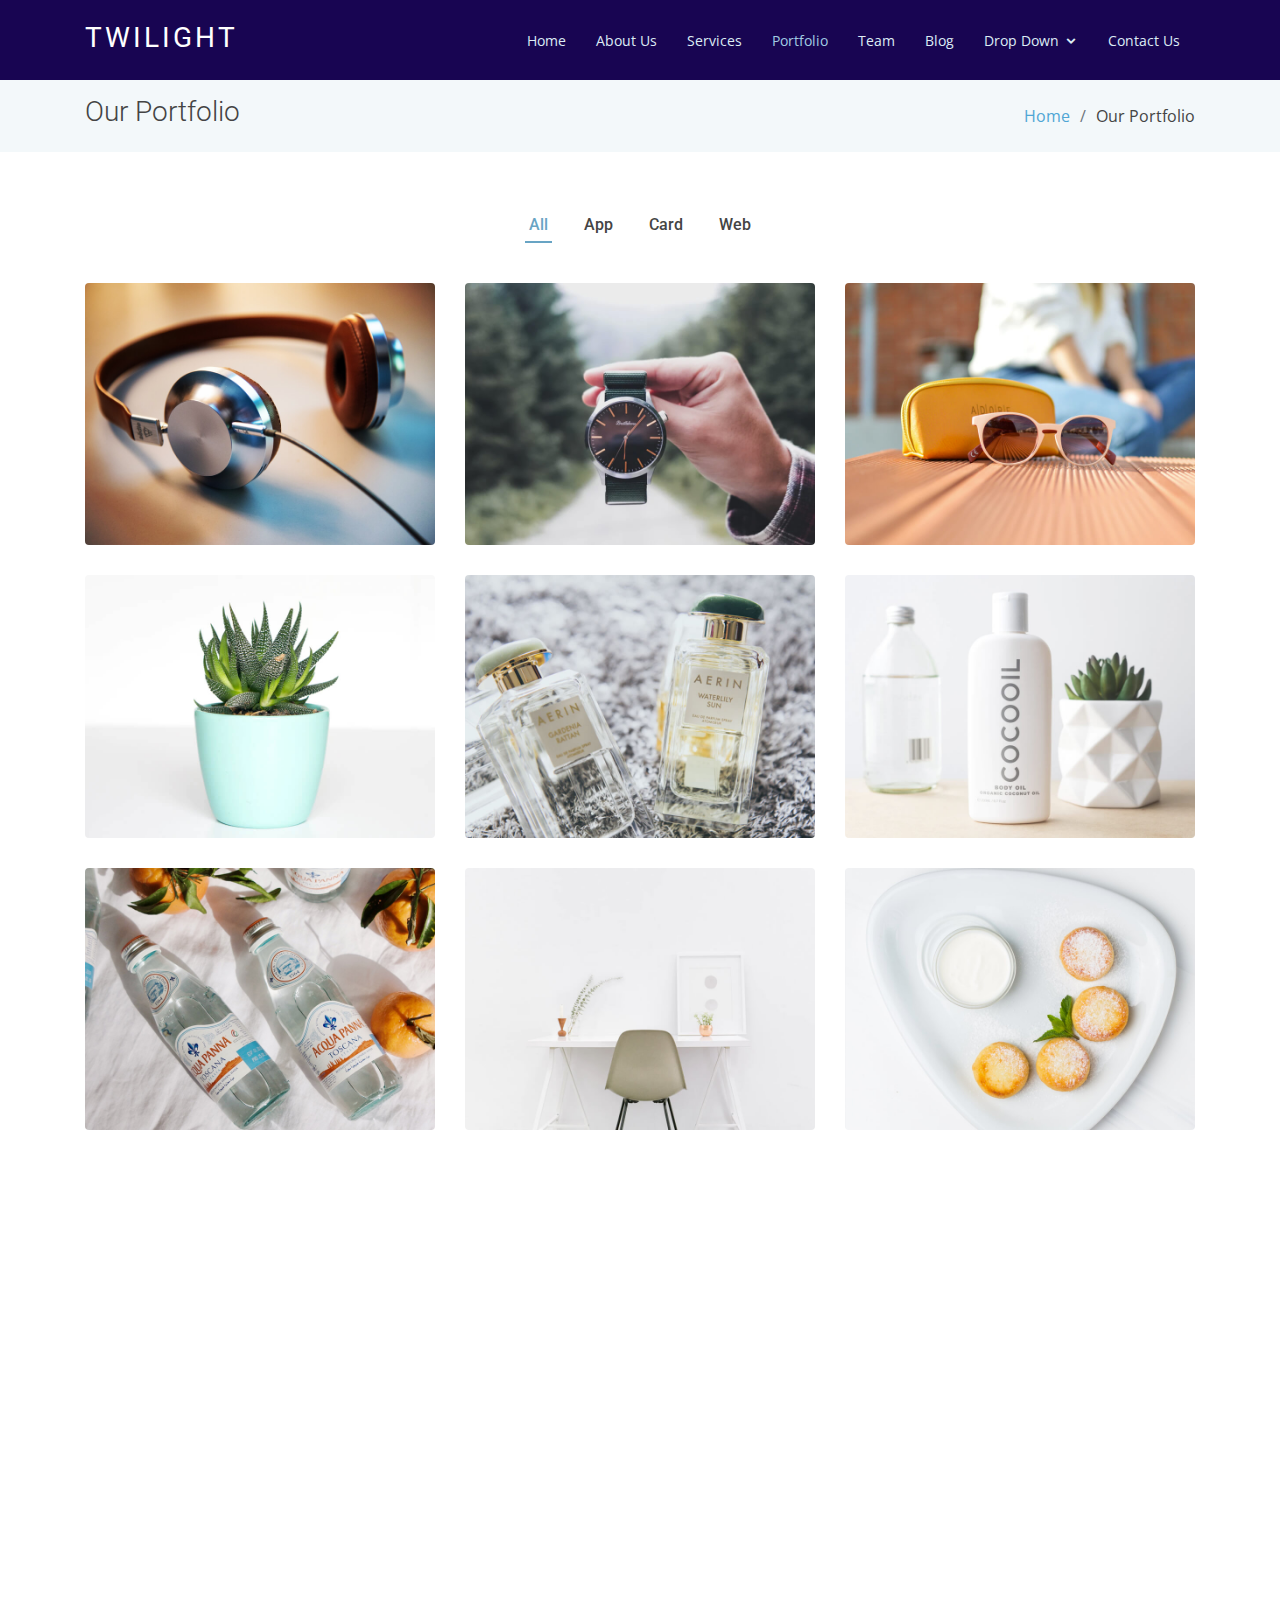
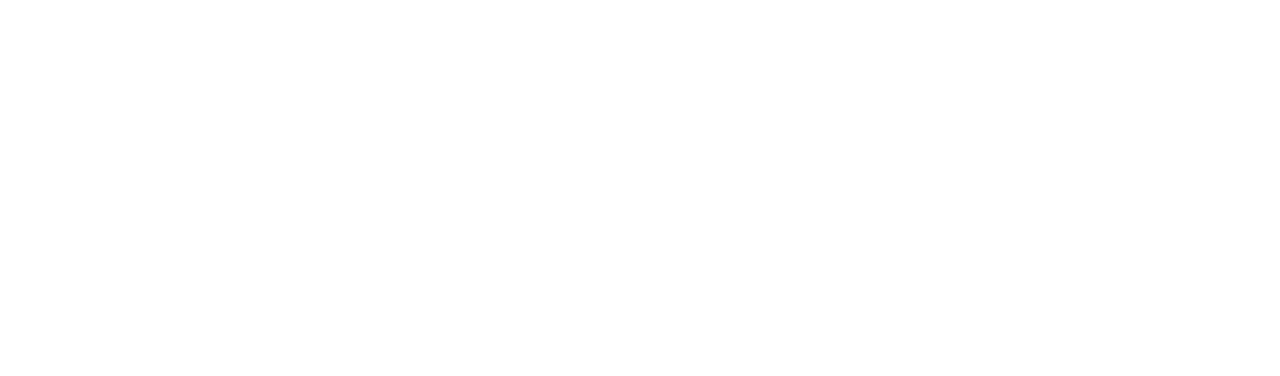
<file: portfolio.html>
<!DOCTYPE html>
<html lang="en">

<head>
  <meta charset="utf-8">
  <meta content="width=device-width, initial-scale=1.0" name="viewport">

  <title>Portfolio - Twilight Education Consultants</title>
  <meta content="" name="descriptison">
  <meta content="" name="keywords">

  <!-- Favicons -->
  <link href="assets/img/favicon.png" rel="icon">
  <link href="assets/img/apple-touch-icon.png" rel="apple-touch-icon">

  <!-- Google Fonts -->
  <!-- Google Fonts -->
  <link href="https://fonts.googleapis.com/css?family=Open+Sans:300,300i,400,400i,600,600i,700,700i|Roboto:300,300i,400,400i,500,500i,700,700i&display=swap" rel="stylesheet">

  <!-- Vendor CSS Files -->
  <link href="assets/vendor/bootstrap/css/bootstrap.min.css" rel="stylesheet">
  <link href="assets/vendor/animate.css/animate.min.css" rel="stylesheet">
  <link href="assets/vendor/icofont/icofont.min.css" rel="stylesheet">
  <link href="assets/vendor/boxicons/css/boxicons.min.css" rel="stylesheet">
  <link href="assets/vendor/venobox/venobox.css" rel="stylesheet">
  <link href="assets/vendor/owl.carousel/assets/owl.carousel.min.css" rel="stylesheet">
  <link href="assets/vendor/aos/aos.css" rel="stylesheet">

  <!-- Template Main CSS File -->
  <link href="assets/css/style.css" rel="stylesheet">

  <!-- =======================================================
  * Template Name: Moderna - v2.0.1
  * Template URL: https://bootstrapmade.com/free-bootstrap-template-corporate-moderna/
  * Author: BootstrapMade.com
  * License: https://bootstrapmade.com/license/
  ======================================================== -->
</head>

<body>

  <!-- ======= Header ======= -->
  <header id="header" class="fixed-top ">
    <div class="container">

      <div class="logo float-left">
        <h1 class="text-light"><a href="index.html"><span>Twilight</span></a></h1>
        <!-- Uncomment below if you prefer to use an image logo -->
        <!-- <a href="index.html"><img src="assets/img/logo.png" alt="" class="img-fluid"></a>-->
      </div>

      <nav class="nav-menu float-right d-none d-lg-block">
        <ul>
          <li><a href="index.html">Home</a></li>
          <li><a href="about.html">About Us</a></li>
          <li><a href="services.html">Services</a></li>
          <li class="active"><a href="portfolio.html">Portfolio</a></li>
          <li><a href="team.html">Team</a></li>
          <li><a href="blog.html">Blog</a></li>
          <li class="drop-down"><a href="">Drop Down</a>
            <ul>
              <li><a href="#">Drop Down 1</a></li>
              <li class="drop-down"><a href="#">Drop Down 2</a>
                <ul>
                  <li><a href="#">Deep Drop Down 1</a></li>
                  <li><a href="#">Deep Drop Down 2</a></li>
                  <li><a href="#">Deep Drop Down 3</a></li>
                  <li><a href="#">Deep Drop Down 4</a></li>
                  <li><a href="#">Deep Drop Down 5</a></li>
                </ul>
              </li>
              <li><a href="#">Drop Down 3</a></li>
              <li><a href="#">Drop Down 4</a></li>
              <li><a href="#">Drop Down 5</a></li>
            </ul>
          </li>
          <li><a href="contact.html">Contact Us</a></li>
        </ul>
      </nav><!-- .nav-menu -->

    </div>
  </header><!-- End Header -->

  <main id="main">

    <!-- ======= Our Portfolio Section ======= -->
    <section class="breadcrumbs">
      <div class="container">

        <div class="d-flex justify-content-between align-items-center">
          <h2>Our Portfolio</h2>
          <ol>
            <li><a href="index.html">Home</a></li>
            <li>Our Portfolio</li>
          </ol>
        </div>

      </div>
    </section><!-- End Our Portfolio Section -->

    <!-- ======= Portfolio Section ======= -->
    <section class="portfolio">
      <div class="container">

        <div class="row">
          <div class="col-lg-12">
            <ul id="portfolio-flters">
              <li data-filter="*" class="filter-active">All</li>
              <li data-filter=".filter-app">App</li>
              <li data-filter=".filter-card">Card</li>
              <li data-filter=".filter-web">Web</li>
            </ul>
          </div>
        </div>

        <div class="row portfolio-container" data-aos="fade-up" data-aos-easing="ease-in-out" data-aos-duration="500">

          <div class="col-lg-4 col-md-6 filter-app">
            <div class="portfolio-item">
              <img src="assets/img/portfolio/portfolio-1.jpg" class="img-fluid" alt="">
              <div class="portfolio-info">
                <h3><a href="assets/img/portfolio/portfolio-1.jpg" data-gall="portfolioGallery" class="venobox" title="App 1">App 1</a></h3>
                <a href="assets/img/portfolio/portfolio-1.jpg" data-gall="portfolioGallery" class="venobox" title="App 1"><i class="icofont-plus"></i></a>
              </div>
            </div>
          </div>

          <div class="col-lg-4 col-md-6 filter-web">
            <div class="portfolio-item">
              <img src="assets/img/portfolio/portfolio-2.jpg" class="img-fluid" alt="">
              <div class="portfolio-info">
                <h3><a href="assets/img/portfolio/portfolio-2.jpg" data-gall="portfolioGallery" class="venobox" title="Web 3">Web 3</a></h3>
                <a href="assets/img/portfolio/portfolio-2.jpg" data-gall="portfolioGallery" class="venobox" title="Web 3"><i class="icofont-plus"></i></a>
              </div>
            </div>
          </div>

          <div class="col-lg-4 col-md-6 filter-app">
            <div class="portfolio-item">
              <img src="assets/img/portfolio/portfolio-3.jpg" class="img-fluid" alt="">
              <div class="portfolio-info">
                <h3><a href="assets/img/portfolio/portfolio-3.jpg" data-gall="portfolioGallery" class="venobox" title="App 2">App 2</a></h3>
                <a href="assets/img/portfolio/portfolio-3.jpg" data-gall="portfolioGallery" class="venobox" title="App 2"><i class="icofont-plus"></i></a>
              </div>
            </div>
          </div>

          <div class="col-lg-4 col-md-6 filter-card">
            <div class="portfolio-item">
              <img src="assets/img/portfolio/portfolio-4.jpg" class="img-fluid" alt="">
              <div class="portfolio-info">
                <h3><a href="assets/img/portfolio/portfolio-4.jpg" data-gall="portfolioGallery" class="venobox" title="Card 2">Card 2</a></h3>
                <a href="assets/img/portfolio/portfolio-4.jpg" data-gall="portfolioGallery" class="venobox" title="Card 2"><i class="icofont-plus"></i></a>
              </div>
            </div>
          </div>

          <div class="col-lg-4 col-md-6 filter-web">
            <div class="portfolio-item">
              <img src="assets/img/portfolio/portfolio-5.jpg" class="img-fluid" alt="">
              <div class="portfolio-info">
                <h3><a href="assets/img/portfolio/portfolio-5.jpg" data-gall="portfolioGallery" class="venobox" title="Web 2">Web 2</a></h3>
                <a href="assets/img/portfolio/portfolio-5.jpg" data-gall="portfolioGallery" class="venobox" title="Web 2"><i class="icofont-plus"></i></a>
              </div>
            </div>
          </div>

          <div class="col-lg-4 col-md-6 filter-app">
            <div class="portfolio-item">
              <img src="assets/img/portfolio/portfolio-6.jpg" class="img-fluid" alt="">
              <div class="portfolio-info">
                <h3><a href="assets/img/portfolio/portfolio-6.jpg" data-gall="portfolioGallery" class="venobox" title="App 3">App 3</a></h3>
                <a href="assets/img/portfolio/portfolio-6.jpg" data-gall="portfolioGallery" class="venobox" title="App 3"><i class="icofont-plus"></i></a>
              </div>
            </div>
          </div>

          <div class="col-lg-4 col-md-6 filter-card">
            <div class="portfolio-item">
              <img src="assets/img/portfolio/portfolio-7.jpg" class="img-fluid" alt="">
              <div class="portfolio-info">
                <h3><a href="assets/img/portfolio/portfolio-7.jpg" data-gall="portfolioGallery" class="venobox" title="Card 1">Card 1</a></h3>
                <a href="assets/img/portfolio/portfolio-7.jpg" data-gall="portfolioGallery" class="venobox" title="Card 1"><i class="icofont-plus"></i></a>
              </div>
            </div>
          </div>

          <div class="col-lg-4 col-md-6 filter-card">
            <div class="portfolio-item">
              <img src="assets/img/portfolio/portfolio-8.jpg" class="img-fluid" alt="">
              <div class="portfolio-info">
                <h3><a href="assets/img/portfolio/portfolio-8.jpg" data-gall="portfolioGallery" class="venobox" title="Card 3">Card 3</a></h3>
                <a href="assets/img/portfolio/portfolio-8.jpg" data-gall="portfolioGallery" class="venobox" title="Card 3"><i class="icofont-plus"></i></a>
              </div>
            </div>
          </div>

          <div class="col-lg-4 col-md-6 filter-web">
            <div class="portfolio-item">
              <img src="assets/img/portfolio/portfolio-9.jpg" class="img-fluid" alt="">
              <div class="portfolio-info">
                <h3><a href="assets/img/portfolio/portfolio-9.jpg" data-gall="portfolioGallery" class="venobox" title="Web 1">Web 1</a></h3>
                <a href="assets/img/portfolio/portfolio-9.jpg" data-gall="portfolioGallery" class="venobox" title="Web 1"><i class="icofont-plus"></i></a>
              </div>
            </div>
          </div>

        </div>

      </div>
    </section><!-- End Portfolio Section -->

  </main><!-- End #main -->

  <!-- ======= Footer ======= -->
  <footer id="footer" data-aos="fade-up" data-aos-easing="ease-in-out" data-aos-duration="500">

    <div class="footer-newsletter">
      <div class="container">
        <div class="row">
          <div class="col-lg-6">
            <h4>Our Newsletter</h4>
            <p>Subscribe to our newsletter, so you can be the first to find out the latest news and tips about Twilight Education
            Consultancy.</p>
          </div>
          <div class="col-lg-6">
            <form action="" method="post">
              <input type="email" name="email"><input type="submit" value="Subscribe">
            </form>
          </div>
        </div>
      </div>
    </div>

    <div class="footer-top">
      <div class="container">
        <div class="row">

          <div class="col-lg-3 col-md-6 footer-links">
            <h4>Useful Links</h4>
            <ul>
              <li><i class="bx bx-chevron-right"></i> <a href="#">Home</a></li>
              <li><i class="bx bx-chevron-right"></i> <a href="#">About us</a></li>
              <li><i class="bx bx-chevron-right"></i> <a href="#">Services</a></li>
              <li><i class="bx bx-chevron-right"></i> <a href="#">Terms of service</a></li>
              <li><i class="bx bx-chevron-right"></i> <a href="#">Privacy policy</a></li>
            </ul>
          </div>

          <div class="col-lg-3 col-md-6 footer-links">
            <h4>Our Services</h4>
            <ul>
              <li><i class="bx bx-chevron-right"></i> <a href="#">Students</a></li>
              <li><i class="bx bx-chevron-right"></i> <a href="#">Partners</a></li>
              <li><i class="bx bx-chevron-right"></i> <a href="#">Universities</a></li>
              <li><i class="bx bx-chevron-right"></i> <a href="#">Enrolment</a></li>
              <li><i class="bx bx-chevron-right"></i> <a href="#">Education consultation</a></li>
            </ul>
          </div>

          <div class="col-lg-3 col-md-6 footer-contact">
            <h4>Contact Us</h4>
            <p>
              UK Mall <br>
              211a Ggaba Road, Kampala<br>
              Uganda <br><br>
              <strong>Phone:</strong> +256 777077935<br>
              <strong>Email:</strong> info@Twilighteducation.com<br>
            </p>

          </div>

          <div class="col-lg-3 col-md-6 footer-info">
            <h3>About Twilight</h3>
            <p>Twilight Education Consultancy is a registered company incorporated under the Laws of Uganda and specializes in Education
            Consulting Services.</p>
            <div class="social-links mt-3">
              <a href="#" class="twitter"><i class="bx bxl-twitter"></i></a>
              <a href="#" class="facebook"><i class="bx bxl-facebook"></i></a>
              <a href="#" class="instagram"><i class="bx bxl-instagram"></i></a>
              <a href="#" class="linkedin"><i class="bx bxl-linkedin"></i></a>
            </div>
          </div>

        </div>
      </div>
    </div>

    <div class="container">
      <div class="copyright">
        &copy; Copyright <strong><span>Twilight</span></strong>. All Rights Reserved
      </div>
      <div class="credits">
        <!-- All the links in the footer should remain intact. -->
        <!-- You can delete the links only if you purchased the pro version. -->
        <!-- Licensing information: https://bootstrapmade.com/license/ -->
        <!-- Purchase the pro version with working PHP/AJAX contact form: https://bootstrapmade.com/free-bootstrap-template-corporate-moderna/ -->
        Designed by <a href="https://Twilighteducation.com/">TwilightEducation</a>
      </div>
    </div>
  </footer><!-- End Footer -->

  <a href="#" class="back-to-top"><i class="icofont-simple-up"></i></a>

  <!-- Vendor JS Files -->
  <script src="assets/vendor/jquery/jquery.min.js"></script>
  <script src="assets/vendor/bootstrap/js/bootstrap.bundle.min.js"></script>
  <script src="assets/vendor/jquery.easing/jquery.easing.min.js"></script>
  <script src="assets/vendor/php-email-form/validate.js"></script>
  <script src="assets/vendor/venobox/venobox.min.js"></script>
  <script src="assets/vendor/waypoints/jquery.waypoints.min.js"></script>
  <script src="assets/vendor/counterup/counterup.min.js"></script>
  <script src="assets/vendor/owl.carousel/owl.carousel.min.js"></script>
  <script src="assets/vendor/isotope-layout/isotope.pkgd.min.js"></script>
  <script src="assets/vendor/aos/aos.js"></script>

  <!-- Template Main JS File -->
  <script src="assets/js/main.js"></script>

</body>

</html>
</file>
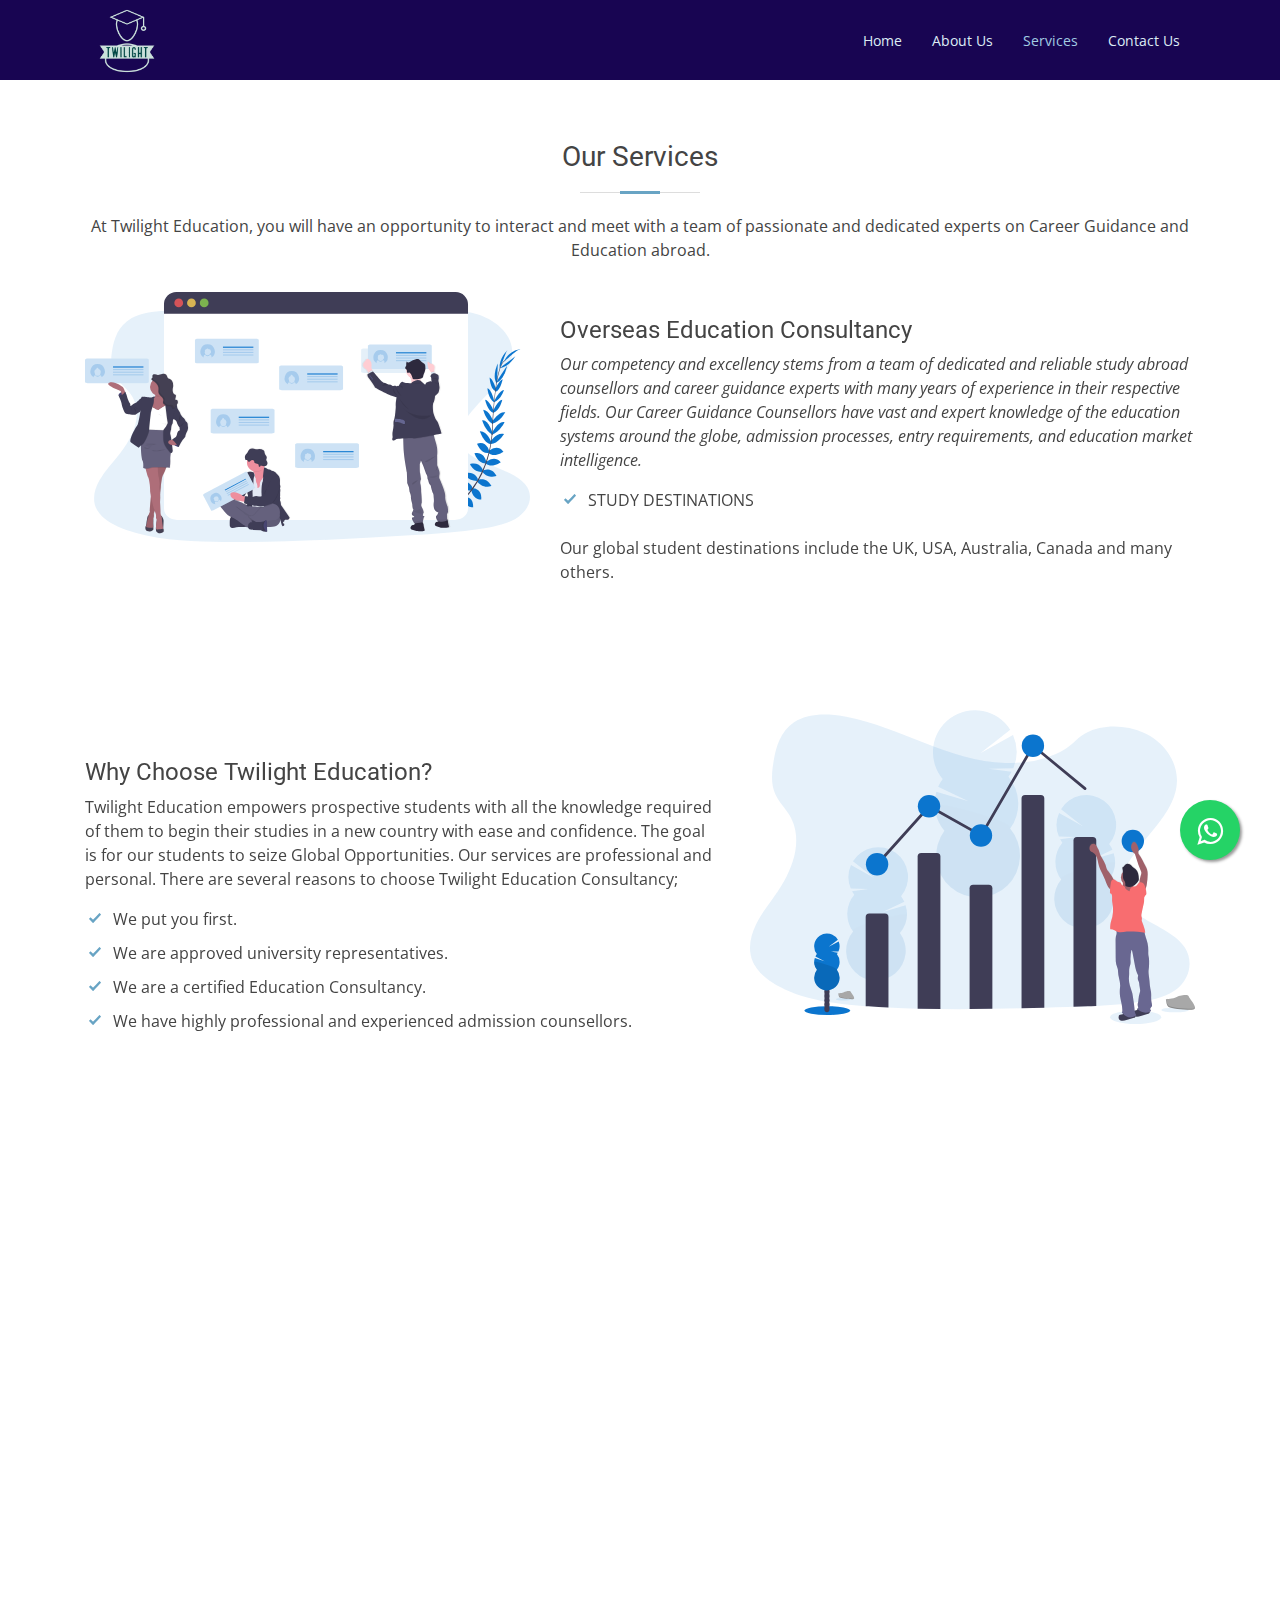
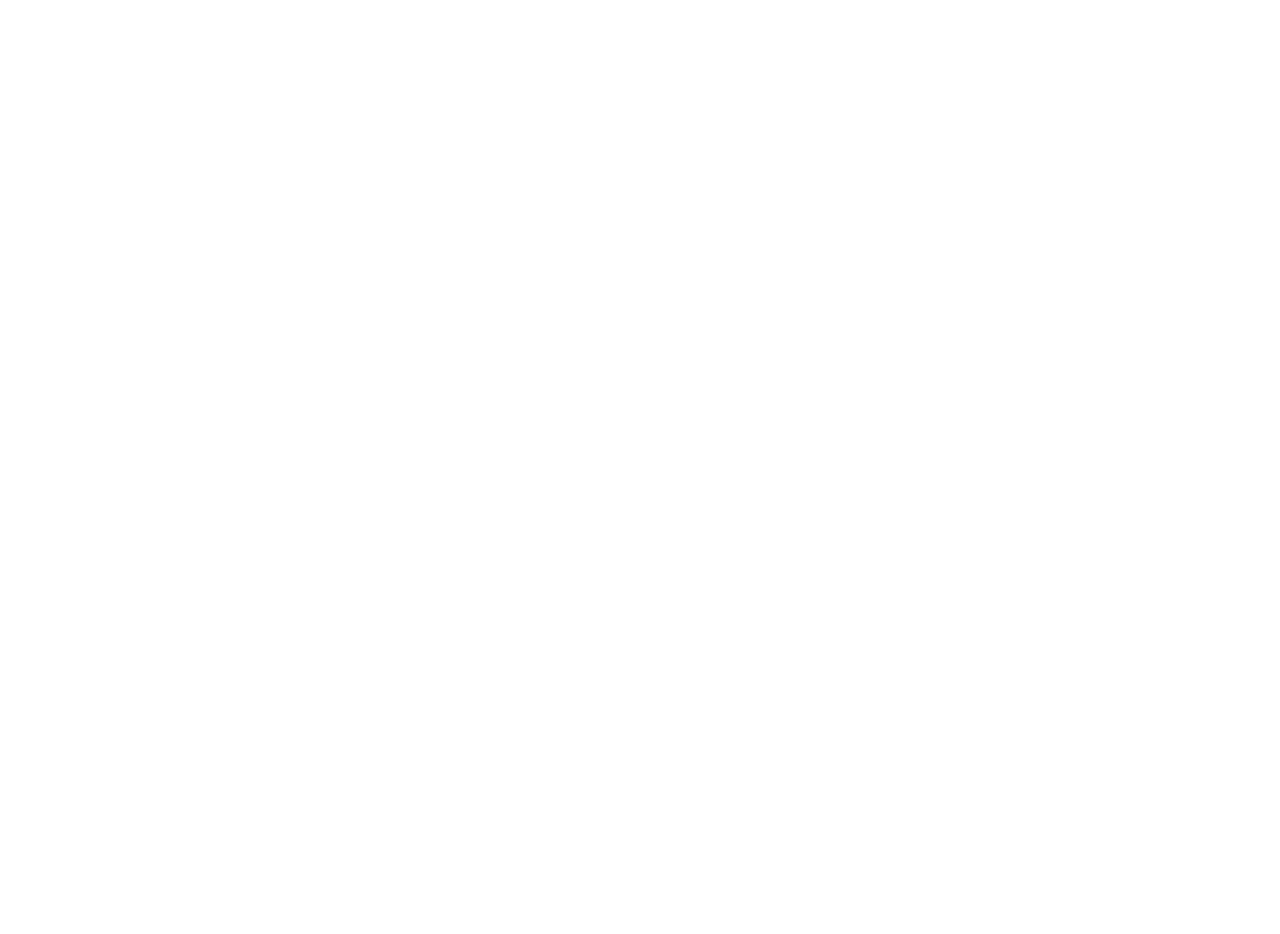
<file: services.html>
<!DOCTYPE html>
<html lang="en">

<head>
  <meta charset="utf-8">
  <meta content="width=device-width, initial-scale=1.0" name="viewport">

  <title>Services - Twilight Education Consultants</title>
  <meta content="" name="descriptison">
  <meta content="" name="keywords">

  <!-- Favicons -->
  <link href="assets\img\Twilight-logos_black.png" rel="icon">
  <link href="assets/img/apple-touch-icon.png" rel="apple-touch-icon">

  <!-- Google Fonts -->
  <link href="https://fonts.googleapis.com/css?family=Open+Sans:300,300i,400,400i,600,600i,700,700i|Roboto:300,300i,400,400i,500,500i,700,700i&display=swap" rel="stylesheet">

  <!-- Vendor CSS Files -->
  <link href="assets/vendor/bootstrap/css/bootstrap.min.css" rel="stylesheet">
  <link href="assets/vendor/animate.css/animate.min.css" rel="stylesheet">
  <link href="assets/vendor/icofont/icofont.min.css" rel="stylesheet">
  <link href="assets/vendor/boxicons/css/boxicons.min.css" rel="stylesheet">
  <link href="assets/vendor/venobox/venobox.css" rel="stylesheet">
  <link href="assets/vendor/owl.carousel/assets/owl.carousel.min.css" rel="stylesheet">
  <link href="assets/vendor/aos/aos.css" rel="stylesheet">
  <link rel="stylesheet" href="https://maxcdn.bootstrapcdn.com/font-awesome/4.5.0/css/font-awesome.min.css">
<a href="https://api.whatsapp.com/send/?phone=%2B916281097067&text&type=phone_number&app_absent=0" class="float" target="_blank">
<i class="fa fa-whatsapp my-float"></i>
</a>
  <!-- Template Main CSS File -->
  <link href="assets/css/style.css" rel="stylesheet">
</head>

<body>

  <!-- ======= Header ======= -->
  <header id="header" class="fixed-top ">
    <div class="container">

      <div class="logo float-left">
        <!-- <h1 class="text-light"><a href="index.html"><span>Twilight</span></a></h1> -->
        <!-- Uncomment below if you prefer to use an image logo -->
        <a href="index.html"><img src="assets\img\Twilight-logos_transparent.png" alt="" class="img-fluid"></a>
      </div>

      <nav class="nav-menu float-right d-none d-lg-block">
        <ul>
          <li><a href="index.html">Home</a></li>
          <li><a href="about.html">About Us</a></li>
          <li class="active"><a href="services.html">Services</a></li>
          <li><a href="contact.html">Contact Us</a></li>
        </ul>
      </nav><!-- .nav-menu -->

    </div>
  </header><!-- End Header -->
    <!-- End Header -->



    <main id="main">

        

        <!-- ======= Features Section ======= -->
        <section class="features">
            <div class="container">

                <div class="section-title">
                    <h2>Our Services</h2>
                    <p>At Twilight Education, you will have an opportunity to interact and meet with a team of passionate and dedicated experts on
                    Career Guidance and Education abroad.</p>
                </div>

                <div class="row" data-aos="fade-up">
                    <div class="col-md-5">
                        <img src="assets/img/features-1.svg" class="img-fluid" alt="">
                    </div>
                    <div class="col-md-7 pt-4">
                        <h3>Overseas Education Consultancy</h3>
                        <p class="font-italic">
                            Our competency and excellency stems from a team of dedicated and reliable study abroad counsellors and career guidance
                            experts with many years of experience in their respective fields. Our Career Guidance Counsellors have vast and expert
                            knowledge of the education systems around the globe, admission processes, entry requirements, and education market
                            intelligence.
                        </p>
                        <ul>
                            <li><i class="icofont-check"></i> STUDY DESTINATIONS
                                <br><br> Our global student destinations include the UK, USA, Australia, Canada and many others.
                                
                            </li>

                        </ul>
                    </div>
                </div>

                <div class="row" data-aos="fade-up">
                    <div class="col-md-5 order-1 order-md-2">
                        <img src="assets/img/features-2.svg" class="img-fluid" alt="">
                    </div>
                    <div class="col-md-7 pt-5 order-2 order-md-1">
                        <h3>Why Choose Twilight Education?</h3>
                        <p>
                            Twilight Education empowers prospective students with all the knowledge required of them to begin their studies in a new
                            country with ease and confidence. The goal is for our students to seize Global Opportunities. Our services are
                            professional and personal. There are several reasons to choose Twilight Education Consultancy;
                        </p>
                        <ul>
                            <li><i class="icofont-check"></i> We put you first.</li>
                            <li><i class="icofont-check"></i> We are approved university representatives.</li>
                            <li><i class="icofont-check"></i> We are a certified Education Consultancy.</li>
                            <li><i class="icofont-check"></i> We have highly professional and experienced admission counsellors.</li>
                        </ul>
                    </div>
                </div>

                <div class="row" data-aos="fade-up">
                    <div class="col-md-5">
                        <img src="assets/img/features-3.svg" class="img-fluid" alt="">
                    </div>
                    <div class="col-md-7 pt-5">
                        <h3>Student Visa Application Assistance</h3>
                        <p>We understand that the process of acquiring a visa can be a daunting task. To complete your student visa application
                        quickly and increase its likelihood of success, we take the following steps:</p>
                        <ul>
                            <li><i class="icofont-check"></i> Free initial consultation</li>
                            <li><i class="icofont-check"></i> Provide a checklist for necessary supporting documents</li>
                            <li><i class="icofont-check"></i> Completion and submission of your visa application</li>
                            <li><i class="icofont-check"></i> Application for any dependants with the main applicant</li>
                            <li><i class="icofont-check"></i> Book an appointment for your documents to be submitted at a visa centre</li>
                        </ul>
                    </div>
                </div>

                <div class="row" data-aos="fade-up">
                    <div class="col-md-5 order-1 order-md-2">
                        <img src="assets/img/features-4.svg" class="img-fluid" alt="">
                    </div>
                    <div class="col-md-7 pt-5 order-2 order-md-1">
                        <h3>Student Enrolment</h3>
                        <p class="font-italic">
                            Being the global citizen and aspiring Global Education student that you are, you will appreciate that there are hundreds
                            of universities in different countries offering thousands of courses and each has its own criteria for student
                            enrolment.
                        </p>
                        <p>
                            At Twilight Education, we shall be a filter for you to find best possible options. We shall review your academic background
                            and career goals and provide you with a list of recommended universities/courses.
                        </p>
                    </div>
                </div>

            </div>
        </section>
        <!-- End Features Section -->

    </main>
    <!-- End #main -->

    <!-- ======= Footer ======= -->
    <footer id="footer" data-aos="fade-up" data-aos-easing="ease-in-out" data-aos-duration="500">

        <div class="footer-top">
            <div class="container">
                <div class="row">

                    <div class="col-lg-3 col-md-6 footer-links">
                        <h4>Useful Links</h4>
                        <ul>
                            <li><i class="bx bx-chevron-right"></i> <a href="index.html">Home</a></li>
                            <li><i class="bx bx-chevron-right"></i> <a href="about.html">About us</a></li>
                            <li><i class="bx bx-chevron-right"></i> <a href="services.html">services</a></li>
                            <li><i class="bx bx-chevron-right"></i> <a href="contact.html">Contact us</a></li>
                        </ul>
                    </div>

                    <div class="col-lg-3 col-md-6 footer-contact">
                        <h4>Contact Us</h4>
                        <p>
                            Raithupeta, <br> Nandigama,<br> Andhra Pradesh <br><br>
                            <strong>Phone:</strong> +91 6281097067<br>
                            <strong>Email:</strong> abroad@twilightedu.com<br>
                        </p>

                    </div>

                    <div class="col-lg-3 col-md-6 footer-info">
                        <h3>About Twilight</h3>
                        <p>Twilight Education Consultancy is a registered company incorporated under the Laws of Uganda and specializes in Education
                        Consulting Services.</p>
                        <div class="social-links mt-3">
                            <a href="#" class="twitter"><i class="bx bxl-twitter"></i></a>
                            <a href="#" class="facebook"><i class="bx bxl-facebook"></i></a>
                            <a href="#" class="instagram"><i class="bx bxl-instagram"></i></a>
                            <a href="#" class="linkedin"><i class="bx bxl-linkedin"></i></a>
                        </div>
                    </div>

                </div>
            </div>
        </div>

        <div class="container">
            <div class="copyright">
                &copy; Copyright <strong><span>Twilight</span></strong>. All Rights Reserved
            </div>
            <div class="credits">
                Designed by <a href="https://Twilighteducation.com/">TwilightEducation</a>
            </div>
        </div>
    </footer>
    <!-- End Footer -->

    <a href="#" class="back-to-top"><i class="icofont-simple-up"></i></a>

    <!-- Vendor JS Files -->
    <script src="assets/vendor/jquery/jquery.min.js"></script>
    <script src="assets/vendor/bootstrap/js/bootstrap.bundle.min.js"></script>
    <script src="assets/vendor/jquery.easing/jquery.easing.min.js"></script>
    <script src="assets/vendor/php-email-form/validate.js"></script>
    <script src="assets/vendor/venobox/venobox.min.js"></script>
    <script src="assets/vendor/waypoints/jquery.waypoints.min.js"></script>
    <script src="assets/vendor/counterup/counterup.min.js"></script>
    <script src="assets/vendor/owl.carousel/owl.carousel.min.js"></script>
    <script src="assets/vendor/isotope-layout/isotope.pkgd.min.js"></script>
    <script src="assets/vendor/aos/aos.js"></script>

    <!-- Template Main JS File -->
    <script src="assets/js/main.js"></script>

</body>

</html>
</file>
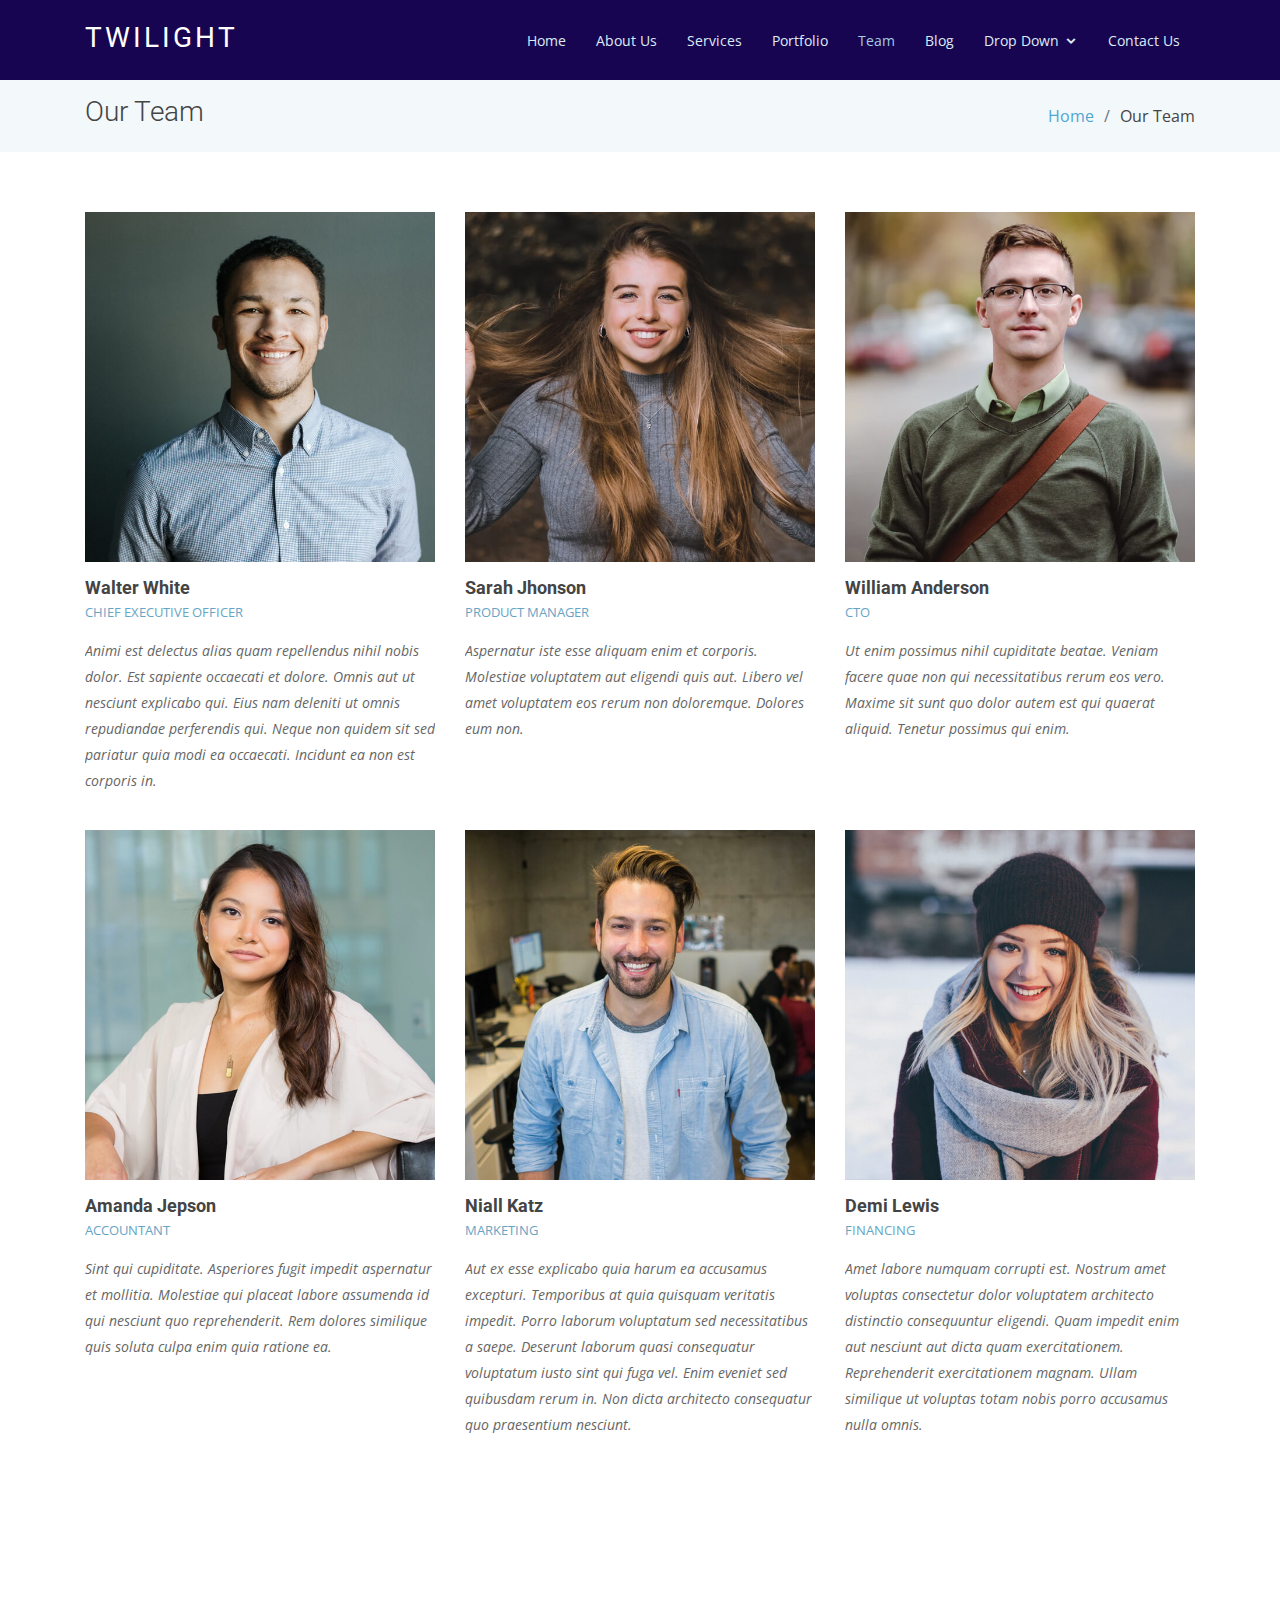
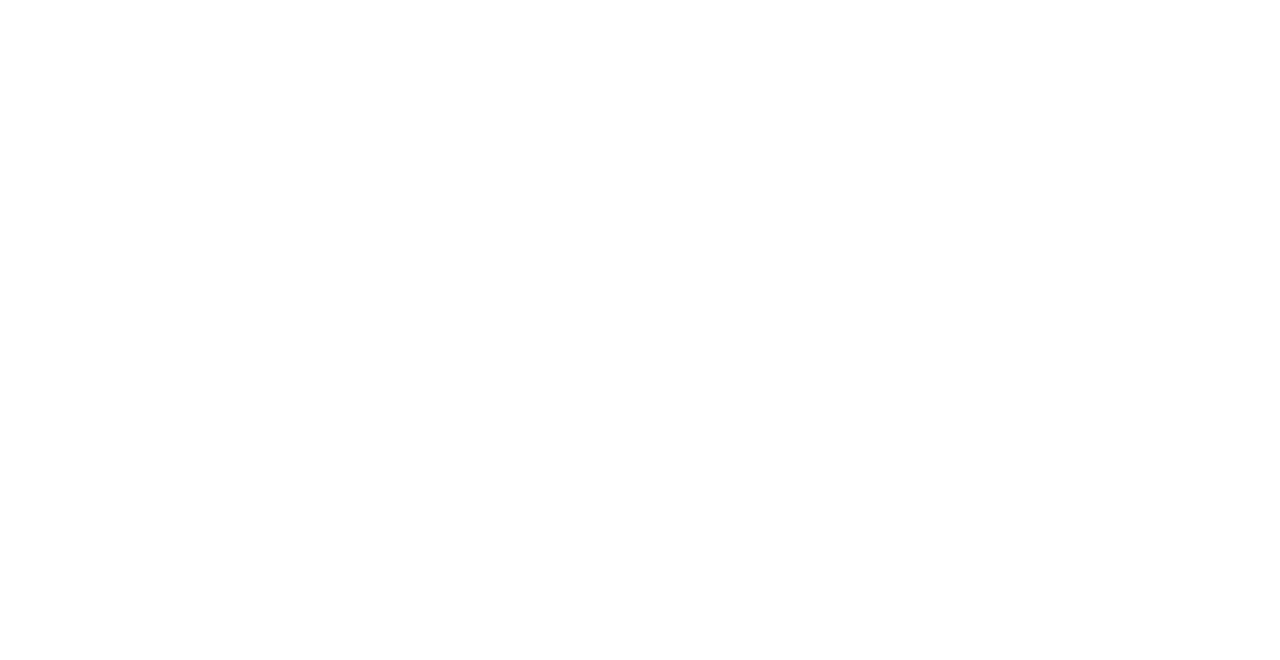
<file: team.html>
<!DOCTYPE html>
<html lang="en">

<head>
  <meta charset="utf-8">
  <meta content="width=device-width, initial-scale=1.0" name="viewport">

  <title>Team - Twilight Education Consultants</title>
  <meta content="" name="descriptison">
  <meta content="" name="keywords">

  <!-- Favicons -->
  <link href="assets/img/favicon.png" rel="icon">
  <link href="assets/img/apple-touch-icon.png" rel="apple-touch-icon">

  <!-- Google Fonts -->
  <link href="https://fonts.googleapis.com/css?family=Open+Sans:300,300i,400,400i,600,600i,700,700i|Roboto:300,300i,400,400i,500,500i,700,700i&display=swap" rel="stylesheet">

  <!-- Vendor CSS Files -->
  <link href="assets/vendor/bootstrap/css/bootstrap.min.css" rel="stylesheet">
  <link href="assets/vendor/animate.css/animate.min.css" rel="stylesheet">
  <link href="assets/vendor/icofont/icofont.min.css" rel="stylesheet">
  <link href="assets/vendor/boxicons/css/boxicons.min.css" rel="stylesheet">
  <link href="assets/vendor/venobox/venobox.css" rel="stylesheet">
  <link href="assets/vendor/owl.carousel/assets/owl.carousel.min.css" rel="stylesheet">
  <link href="assets/vendor/aos/aos.css" rel="stylesheet">

  <!-- Template Main CSS File -->
  <link href="assets/css/style.css" rel="stylesheet">

  <!-- =======================================================
  * Template Name: Moderna - v2.0.1
  * Template URL: https://bootstrapmade.com/free-bootstrap-template-corporate-moderna/
  * Author: BootstrapMade.com
  * License: https://bootstrapmade.com/license/
  ======================================================== -->
</head>

<body>

  <!-- ======= Header ======= -->
  <header id="header" class="fixed-top ">
    <div class="container">

      <div class="logo float-left">
        <h1 class="text-light"><a href="index.html"><span>Twilight</span></a></h1>
        <!-- Uncomment below if you prefer to use an image logo -->
        <!-- <a href="index.html"><img src="assets/img/logo.png" alt="" class="img-fluid"></a>-->
      </div>

      <nav class="nav-menu float-right d-none d-lg-block">
        <ul>
          <li><a href="index.html">Home</a></li>
          <li><a href="about.html">About Us</a></li>
          <li><a href="services.html">Services</a></li>
          <li><a href="portfolio.html">Portfolio</a></li>
          <li class="active"><a href="team.html">Team</a></li>
          <li><a href="blog.html">Blog</a></li>
          <li class="drop-down"><a href="">Drop Down</a>
            <ul>
              <li><a href="#">Drop Down 1</a></li>
              <li class="drop-down"><a href="#">Drop Down 2</a>
                <ul>
                  <li><a href="#">Deep Drop Down 1</a></li>
                  <li><a href="#">Deep Drop Down 2</a></li>
                  <li><a href="#">Deep Drop Down 3</a></li>
                  <li><a href="#">Deep Drop Down 4</a></li>
                  <li><a href="#">Deep Drop Down 5</a></li>
                </ul>
              </li>
              <li><a href="#">Drop Down 3</a></li>
              <li><a href="#">Drop Down 4</a></li>
              <li><a href="#">Drop Down 5</a></li>
            </ul>
          </li>
          <li><a href="contact.html">Contact Us</a></li>
        </ul>
      </nav><!-- .nav-menu -->

    </div>
  </header><!-- End Header -->

  <main id="main">

    <!-- ======= Our Team Section ======= -->
    <section class="breadcrumbs">
      <div class="container">

        <div class="d-flex justify-content-between align-items-center">
          <h2>Our Team</h2>
          <ol>
            <li><a href="index.html">Home</a></li>
            <li>Our Team</li>
          </ol>
        </div>

      </div>
    </section><!-- End Our Team Section -->

    <!-- ======= Team Section ======= -->
    <section class="team" data-aos="fade-up" data-aos-easing="ease-in-out" data-aos-duration="500">
      <div class="container">

        <div class="row">

          <div class="col-lg-4 col-md-6 d-flex align-items-stretch">
            <div class="member">
              <div class="member-img">
                <img src="assets/img/team/team-1.jpg" class="img-fluid" alt="">
                <div class="social">
                  <a href=""><i class="icofont-twitter"></i></a>
                  <a href=""><i class="icofont-facebook"></i></a>
                  <a href=""><i class="icofont-instagram"></i></a>
                  <a href=""><i class="icofont-linkedin"></i></a>
                </div>
              </div>
              <div class="member-info">
                <h4>Walter White</h4>
                <span>Chief Executive Officer</span>
                <p>Animi est delectus alias quam repellendus nihil nobis dolor. Est sapiente occaecati et dolore. Omnis aut ut nesciunt explicabo qui. Eius nam deleniti ut omnis repudiandae perferendis qui. Neque non quidem sit sed pariatur quia modi ea occaecati. Incidunt ea non est corporis in.</p>
              </div>
            </div>
          </div>

          <div class="col-lg-4 col-md-6 d-flex align-items-stretch">
            <div class="member">
              <div class="member-img">
                <img src="assets/img/team/team-2.jpg" class="img-fluid" alt="">
                <div class="social">
                  <a href=""><i class="icofont-twitter"></i></a>
                  <a href=""><i class="icofont-facebook"></i></a>
                  <a href=""><i class="icofont-instagram"></i></a>
                  <a href=""><i class="icofont-linkedin"></i></a>
                </div>
              </div>
              <div class="member-info">
                <h4>Sarah Jhonson</h4>
                <span>Product Manager</span>
                <p>Aspernatur iste esse aliquam enim et corporis. Molestiae voluptatem aut eligendi quis aut. Libero vel amet voluptatem eos rerum non doloremque. Dolores eum non.</p>
              </div>
            </div>
          </div>

          <div class="col-lg-4 col-md-6 d-flex align-items-stretch">
            <div class="member">
              <div class="member-img">
                <img src="assets/img/team/team-3.jpg" class="img-fluid" alt="">
                <div class="social">
                  <a href=""><i class="icofont-twitter"></i></a>
                  <a href=""><i class="icofont-facebook"></i></a>
                  <a href=""><i class="icofont-instagram"></i></a>
                  <a href=""><i class="icofont-linkedin"></i></a>
                </div>
              </div>
              <div class="member-info">
                <h4>William Anderson</h4>
                <span>CTO</span>
                <p>Ut enim possimus nihil cupiditate beatae. Veniam facere quae non qui necessitatibus rerum eos vero. Maxime sit sunt quo dolor autem est qui quaerat aliquid. Tenetur possimus qui enim.</p>
              </div>
            </div>
          </div>

          <div class="col-lg-4 col-md-6 d-flex align-items-stretch">
            <div class="member">
              <div class="member-img">
                <img src="assets/img/team/team-4.jpg" class="img-fluid" alt="">
                <div class="social">
                  <a href=""><i class="icofont-twitter"></i></a>
                  <a href=""><i class="icofont-facebook"></i></a>
                  <a href=""><i class="icofont-instagram"></i></a>
                  <a href=""><i class="icofont-linkedin"></i></a>
                </div>
              </div>
              <div class="member-info">
                <h4>Amanda Jepson</h4>
                <span>Accountant</span>
                <p>Sint qui cupiditate. Asperiores fugit impedit aspernatur et mollitia. Molestiae qui placeat labore assumenda id qui nesciunt quo reprehenderit. Rem dolores similique quis soluta culpa enim quia ratione ea.</p>
              </div>
            </div>
          </div>

          <div class="col-lg-4 col-md-6 d-flex align-items-stretch">
            <div class="member">
              <div class="member-img">
                <img src="assets/img/team/team-5.jpg" class="img-fluid" alt="">
                <div class="social">
                  <a href=""><i class="icofont-twitter"></i></a>
                  <a href=""><i class="icofont-facebook"></i></a>
                  <a href=""><i class="icofont-instagram"></i></a>
                  <a href=""><i class="icofont-linkedin"></i></a>
                </div>
              </div>
              <div class="member-info">
                <h4>Niall Katz</h4>
                <span>Marketing</span>
                <p>Aut ex esse explicabo quia harum ea accusamus excepturi. Temporibus at quia quisquam veritatis impedit. Porro laborum voluptatum sed necessitatibus a saepe. Deserunt laborum quasi consequatur voluptatum iusto sint qui fuga vel. Enim eveniet sed quibusdam rerum in. Non dicta architecto consequatur quo praesentium nesciunt.</p>
              </div>
            </div>
          </div>

          <div class="col-lg-4 col-md-6 d-flex align-items-stretch">
            <div class="member">
              <div class="member-img">
                <img src="assets/img/team/team-6.jpg" class="img-fluid" alt="">
                <div class="social">
                  <a href=""><i class="icofont-twitter"></i></a>
                  <a href=""><i class="icofont-facebook"></i></a>
                  <a href=""><i class="icofont-instagram"></i></a>
                  <a href=""><i class="icofont-linkedin"></i></a>
                </div>
              </div>
              <div class="member-info">
                <h4>Demi Lewis</h4>
                <span>Financing</span>
                <p>Amet labore numquam corrupti est. Nostrum amet voluptas consectetur dolor voluptatem architecto distinctio consequuntur eligendi. Quam impedit enim aut nesciunt aut dicta quam exercitationem. Reprehenderit exercitationem magnam. Ullam similique ut voluptas totam nobis porro accusamus nulla omnis.</p>
              </div>
            </div>
          </div>

        </div>

      </div>
    </section><!-- End Team Section -->

  </main><!-- End #main -->

  <!-- ======= Footer ======= -->
  <footer id="footer" data-aos="fade-up" data-aos-easing="ease-in-out" data-aos-duration="500">

    <div class="footer-newsletter">
      <div class="container">
        <div class="row">
          <div class="col-lg-6">
            <h4>Our Newsletter</h4>
            <p>Subscribe to our newsletter, so you can be the first to find out the latest news and tips about Twilight Education
            Consultancy.</p>
          </div>
          <div class="col-lg-6">
            <form action="" method="post">
              <input type="email" name="email"><input type="submit" value="Subscribe">
            </form>
          </div>
        </div>
      </div>
    </div>

    <div class="footer-top">
      <div class="container">
        <div class="row">

          <div class="col-lg-3 col-md-6 footer-links">
            <h4>Useful Links</h4>
            <ul>
              <li><i class="bx bx-chevron-right"></i> <a href="#">Home</a></li>
              <li><i class="bx bx-chevron-right"></i> <a href="#">About us</a></li>
              <li><i class="bx bx-chevron-right"></i> <a href="#">Services</a></li>
              <li><i class="bx bx-chevron-right"></i> <a href="#">Terms of service</a></li>
              <li><i class="bx bx-chevron-right"></i> <a href="#">Privacy policy</a></li>
            </ul>
          </div>

          <div class="col-lg-3 col-md-6 footer-links">
            <h4>Our Services</h4>
            <ul>
              <li><i class="bx bx-chevron-right"></i> <a href="#">Students</a></li>
              <li><i class="bx bx-chevron-right"></i> <a href="#">Partners</a></li>
              <li><i class="bx bx-chevron-right"></i> <a href="#">Universities</a></li>
              <li><i class="bx bx-chevron-right"></i> <a href="#">Enrolment</a></li>
              <li><i class="bx bx-chevron-right"></i> <a href="#">Educaion Consultation</a></li>
            </ul>
          </div>

          <div class="col-lg-3 col-md-6 footer-contact">
            <h4>Contact Us</h4>
            <p>
              UK Mall <br>
              211a Ggaba Road, Kampala<br>
              Uganda <br><br>
              <strong>Phone:</strong> +256 777077935<br>
              <strong>Email:</strong> info@Twilighteducation.com<br>
            </p>

          </div>

          <div class="col-lg-3 col-md-6 footer-info">
            <h3>About Moderna</h3>
            <p>Twilight Education Consultancy is a registered company incorporated under the Laws of Uganda and specializes in Education
            Consulting Services.</p>
            <div class="social-links mt-3">
              <a href="#" class="twitter"><i class="bx bxl-twitter"></i></a>
              <a href="#" class="facebook"><i class="bx bxl-facebook"></i></a>
              <a href="#" class="instagram"><i class="bx bxl-instagram"></i></a>
              <a href="#" class="linkedin"><i class="bx bxl-linkedin"></i></a>
            </div>
          </div>

        </div>
      </div>
    </div>

    <div class="container">
      <div class="copyright">
        &copy; Copyright <strong><span>Twilight</span></strong>. All Rights Reserved
      </div>
      <div class="credits">
        <!-- All the links in the footer should remain intact. -->
        <!-- You can delete the links only if you purchased the pro version. -->
        <!-- Licensing information: https://bootstrapmade.com/license/ -->
        <!-- Purchase the pro version with working PHP/AJAX contact form: https://bootstrapmade.com/free-bootstrap-template-corporate-moderna/ -->
        Designed by <a href="https://Twilighteducation.com/">TwilightEducation</a>
      </div>
    </div>
  </footer><!-- End Footer -->

  <a href="#" class="back-to-top"><i class="icofont-simple-up"></i></a>

  <!-- Vendor JS Files -->
  <script src="assets/vendor/jquery/jquery.min.js"></script>
  <script src="assets/vendor/bootstrap/js/bootstrap.bundle.min.js"></script>
  <script src="assets/vendor/jquery.easing/jquery.easing.min.js"></script>
  <script src="assets/vendor/php-email-form/validate.js"></script>
  <script src="assets/vendor/venobox/venobox.min.js"></script>
  <script src="assets/vendor/waypoints/jquery.waypoints.min.js"></script>
  <script src="assets/vendor/counterup/counterup.min.js"></script>
  <script src="assets/vendor/owl.carousel/owl.carousel.min.js"></script>
  <script src="assets/vendor/isotope-layout/isotope.pkgd.min.js"></script>
  <script src="assets/vendor/aos/aos.js"></script>

  <!-- Template Main JS File -->
  <script src="assets/js/main.js"></script>

</body>

</html>
</file>
<file: assets/vendor/venobox/venobox.css>
/* ------ venobox.css --------*/
.vbox-overlay *, .vbox-overlay *:before, .vbox-overlay *:after{
    -webkit-backface-visibility: hidden;
    -webkit-box-sizing:border-box;
    -moz-box-sizing:border-box;
    box-sizing:border-box;
}
.vbox-overlay * { 
    -webkit-backface-visibility: visible;
    backface-visibility: visible;
}
.vbox-overlay{
    display: -webkit-flex;
    display: flex;
    -webkit-flex-direction: column;
    flex-direction: column;
    -webkit-justify-content: center;
    justify-content: center;
    -webkit-align-items: center;
    align-items: center;
    position: fixed;
    left: 0;
    top: 0;
    bottom: 0;
    right: 0;
    z-index: 1040;
    -webkit-transform:translateZ(1000px);
    transform: translateZ(1000px);
    transform-style: preserve-3d;
}

/* ----- navigation ----- */
.vbox-title{
    width: 100%;
    height: 40px;
    float: left;
    text-align: center;
    line-height: 28px;
    font-size: 12px;
    padding: 6px 40px;
    overflow: hidden;
    position: fixed;
    display: none;
    left: 0;
    z-index: 1050;
}
.vbox-close{
    cursor: pointer;
    position: fixed;
    top: -1px;
    right: 0;
    width: 50px;
    height: 40px;
    padding: 6px;
    display: block;
    background-position:10px center;
    overflow: hidden;
    font-size: 24px;
    line-height: 1;
    text-align: center;
    z-index: 1050;
}
.vbox-num{
    cursor: pointer;
    position: fixed;
    left: 0;
    height: 40px;
    display: block;
    overflow: hidden;
    line-height: 28px;
    font-size: 12px;
    padding: 6px 10px;
    display: none;
    z-index: 1050;
}
/* ----- navigation ARROWS ----- */
.vbox-next, .vbox-prev{
    position: fixed;
    top: 50%;
    margin-top: -15px;
    overflow: hidden;
    cursor: pointer;
    display: block;
    width: 45px;
    height: 45px;
    z-index: 1050;
}
.vbox-next span, .vbox-prev span{
    position: relative;
    width: 20px;
    height: 20px;
    border: 2px solid transparent;
    border-top-color: #B6B6B6;
    border-right-color: #B6B6B6;
    text-indent: -100px;
    position: absolute;
    top: 8px;
    display: block;
}
.vbox-prev{
    left: 15px;
}
.vbox-next{
    right: 15px;
}
.vbox-prev span{
    left: 10px;
    -ms-transform: rotate(-135deg);
    -webkit-transform: rotate(-135deg);
    transform: rotate(-135deg);
}
.vbox-next span{
    -ms-transform: rotate(45deg);
    -webkit-transform: rotate(45deg);
    transform: rotate(45deg);
    right: 10px;
}
/* ------- inline window ------ */
.vbox-inline{
    width: 420px;
    height: 315px;
    height: 70vh;
    padding: 10px;
    background: #fff;
    margin: 0 auto;
    overflow: auto;
    text-align: left;
}
/* ------- Video & iFrames window ------ */
.venoframe{
    max-width: 100%;
    width: 100%;
    border: none;
    width: 100%;
    height: 260px;
    height: 70vh;
}
.venoframe.vbvid{
    height: 260px;
}
@media (min-width: 768px) {
    .venoframe, .vbox-inline{
        width: 90%;
        height: 360px;
        height: 70vh;
    }
    .venoframe.vbvid{
        width: 640px;
        height: 360px;
    }
}
@media (min-width: 992px) {
    .venoframe, .vbox-inline{
        max-width: 1200px;
        width: 80%;
        height: 540px;
        height: 70vh;
    }
    .venoframe.vbvid{
        width: 960px;
        height: 540px;
    }
}
/* 
Please do NOT edit this part! 
or at least read this note: http://i.imgur.com/7C0ws9e.gif
*/
.vbox-open{
    overflow: hidden;
}
.vbox-container{
    position: absolute;
    left: 0;
    right: 0;
    top: 0;
    bottom: 0;
    overflow-x: hidden;
    overflow-y: scroll;
    overflow-scrolling: touch;
    -webkit-overflow-scrolling: touch;
    z-index: 20;
    max-height: 100%;

}

.vbox-content{
    text-align: center;
    float: left;
    width: 100%;
    position: relative;
    overflow: hidden;
    padding: 20px 10px;
}
.vbox-container img{
    max-width: 100%;
    height: auto;
}
.vbox-figlio{
    box-shadow: 0 0 12px rgba(0,0,0,0.19), 0 6px 6px rgba(0,0,0,0.23);
    max-width: 100%;
    text-align: initial;
}
img.vbox-figlio{
    -webkit-user-select: none;
-khtml-user-select: none;
-moz-user-select: none;
-o-user-select: none;
user-select: none;
}
.vbox-content.swipe-left{
    margin-left: -200px !important;
}
.vbox-content.swipe-right{
    margin-left: 200px !important;
}
.vbox-animated{
    webkit-transition: margin 300ms ease-out;
    transition: margin 300ms ease-out;
}

/* ---------- preloader ----------
 * SPINKIT 
 * http://tobiasahlin.com/spinkit/
-------------------------------- */
.sk-double-bounce,.sk-rotating-plane{width:40px;height:40px;margin:40px auto}.sk-rotating-plane{background-color:#333;-webkit-animation:sk-rotatePlane 1.2s infinite ease-in-out;animation:sk-rotatePlane 1.2s infinite ease-in-out}@-webkit-keyframes sk-rotatePlane{0%{-webkit-transform:perspective(120px) rotateX(0) rotateY(0);transform:perspective(120px) rotateX(0) rotateY(0)}50%{-webkit-transform:perspective(120px) rotateX(-180.1deg) rotateY(0);transform:perspective(120px) rotateX(-180.1deg) rotateY(0)}100%{-webkit-transform:perspective(120px) rotateX(-180deg) rotateY(-179.9deg);transform:perspective(120px) rotateX(-180deg) rotateY(-179.9deg)}}@keyframes sk-rotatePlane{0%{-webkit-transform:perspective(120px) rotateX(0) rotateY(0);transform:perspective(120px) rotateX(0) rotateY(0)}50%{-webkit-transform:perspective(120px) rotateX(-180.1deg) rotateY(0);transform:perspective(120px) rotateX(-180.1deg) rotateY(0)}100%{-webkit-transform:perspective(120px) rotateX(-180deg) rotateY(-179.9deg);transform:perspective(120px) rotateX(-180deg) rotateY(-179.9deg)}}.sk-double-bounce{position:relative}.sk-double-bounce .sk-child{width:100%;height:100%;border-radius:50%;background-color:#333;opacity:.6;position:absolute;top:0;left:0;-webkit-animation:sk-doubleBounce 2s infinite ease-in-out;animation:sk-doubleBounce 2s infinite ease-in-out}.sk-chasing-dots .sk-child,.sk-spinner-pulse,.sk-three-bounce .sk-child{background-color:#333;border-radius:100%}.sk-double-bounce .sk-double-bounce2{-webkit-animation-delay:-1s;animation-delay:-1s}@-webkit-keyframes sk-doubleBounce{0%,100%{-webkit-transform:scale(0);transform:scale(0)}50%{-webkit-transform:scale(1);transform:scale(1)}}@keyframes sk-doubleBounce{0%,100%{-webkit-transform:scale(0);transform:scale(0)}50%{-webkit-transform:scale(1);transform:scale(1)}}.sk-wave{margin:40px auto;width:50px;height:40px;text-align:center;font-size:10px}.sk-wave .sk-rect{background-color:#333;height:100%;width:6px;display:inline-block;-webkit-animation:sk-waveStretchDelay 1.2s infinite ease-in-out;animation:sk-waveStretchDelay 1.2s infinite ease-in-out}.sk-wave .sk-rect1{-webkit-animation-delay:-1.2s;animation-delay:-1.2s}.sk-wave .sk-rect2{-webkit-animation-delay:-1.1s;animation-delay:-1.1s}.sk-wave .sk-rect3{-webkit-animation-delay:-1s;animation-delay:-1s}.sk-wave .sk-rect4{-webkit-animation-delay:-.9s;animation-delay:-.9s}.sk-wave .sk-rect5{-webkit-animation-delay:-.8s;animation-delay:-.8s}@-webkit-keyframes sk-waveStretchDelay{0%,100%,40%{-webkit-transform:scaleY(.4);transform:scaleY(.4)}20%{-webkit-transform:scaleY(1);transform:scaleY(1)}}@keyframes sk-waveStretchDelay{0%,100%,40%{-webkit-transform:scaleY(.4);transform:scaleY(.4)}20%{-webkit-transform:scaleY(1);transform:scaleY(1)}}.sk-wandering-cubes{margin:40px auto;width:40px;height:40px;position:relative}.sk-wandering-cubes .sk-cube{background-color:#333;width:10px;height:10px;position:absolute;top:0;left:0;-webkit-animation:sk-wanderingCube 1.8s ease-in-out -1.8s infinite both;animation:sk-wanderingCube 1.8s ease-in-out -1.8s infinite both}.sk-chasing-dots,.sk-spinner-pulse{width:40px;height:40px;margin:40px auto}.sk-wandering-cubes .sk-cube2{-webkit-animation-delay:-.9s;animation-delay:-.9s}@-webkit-keyframes sk-wanderingCube{0%{-webkit-transform:rotate(0);transform:rotate(0)}25%{-webkit-transform:translateX(30px) rotate(-90deg) scale(.5);transform:translateX(30px) rotate(-90deg) scale(.5)}50%{-webkit-transform:translateX(30px) translateY(30px) rotate(-179deg);transform:translateX(30px) translateY(30px) rotate(-179deg)}50.1%{-webkit-transform:translateX(30px) translateY(30px) rotate(-180deg);transform:translateX(30px) translateY(30px) rotate(-180deg)}75%{-webkit-transform:translateX(0) translateY(30px) rotate(-270deg) scale(.5);transform:translateX(0) translateY(30px) rotate(-270deg) scale(.5)}100%{-webkit-transform:rotate(-360deg);transform:rotate(-360deg)}}@keyframes sk-wanderingCube{0%{-webkit-transform:rotate(0);transform:rotate(0)}25%{-webkit-transform:translateX(30px) rotate(-90deg) scale(.5);transform:translateX(30px) rotate(-90deg) scale(.5)}50%{-webkit-transform:translateX(30px) translateY(30px) rotate(-179deg);transform:translateX(30px) translateY(30px) rotate(-179deg)}50.1%{-webkit-transform:translateX(30px) translateY(30px) rotate(-180deg);transform:translateX(30px) translateY(30px) rotate(-180deg)}75%{-webkit-transform:translateX(0) translateY(30px) rotate(-270deg) scale(.5);transform:translateX(0) translateY(30px) rotate(-270deg) scale(.5)}100%{-webkit-transform:rotate(-360deg);transform:rotate(-360deg)}}.sk-spinner-pulse{-webkit-animation:sk-pulseScaleOut 1s infinite ease-in-out;animation:sk-pulseScaleOut 1s infinite ease-in-out}@-webkit-keyframes sk-pulseScaleOut{0%{-webkit-transform:scale(0);transform:scale(0)}100%{-webkit-transform:scale(1);transform:scale(1);opacity:0}}@keyframes sk-pulseScaleOut{0%{-webkit-transform:scale(0);transform:scale(0)}100%{-webkit-transform:scale(1);transform:scale(1);opacity:0}}.sk-chasing-dots{position:relative;text-align:center;-webkit-animation:sk-chasingDotsRotate 2s infinite linear;animation:sk-chasingDotsRotate 2s infinite linear}.sk-chasing-dots .sk-child{width:60%;height:60%;display:inline-block;position:absolute;top:0;-webkit-animation:sk-chasingDotsBounce 2s infinite ease-in-out;animation:sk-chasingDotsBounce 2s infinite ease-in-out}.sk-chasing-dots .sk-dot2{top:auto;bottom:0;-webkit-animation-delay:-1s;animation-delay:-1s}@-webkit-keyframes sk-chasingDotsRotate{100%{-webkit-transform:rotate(360deg);transform:rotate(360deg)}}@keyframes sk-chasingDotsRotate{100%{-webkit-transform:rotate(360deg);transform:rotate(360deg)}}@-webkit-keyframes sk-chasingDotsBounce{0%,100%{-webkit-transform:scale(0);transform:scale(0)}50%{-webkit-transform:scale(1);transform:scale(1)}}@keyframes sk-chasingDotsBounce{0%,100%{-webkit-transform:scale(0);transform:scale(0)}50%{-webkit-transform:scale(1);transform:scale(1)}}.sk-three-bounce{margin:40px auto;width:80px;text-align:center}.sk-three-bounce .sk-child{width:20px;height:20px;display:inline-block;-webkit-animation:sk-three-bounce 1.4s ease-in-out 0s infinite both;animation:sk-three-bounce 1.4s ease-in-out 0s infinite both}.sk-circle .sk-child:before,.sk-fading-circle .sk-circle:before{display:block;border-radius:100%;content:'';background-color:#333}.sk-three-bounce .sk-bounce1{-webkit-animation-delay:-.32s;animation-delay:-.32s}.sk-three-bounce .sk-bounce2{-webkit-animation-delay:-.16s;animation-delay:-.16s}@-webkit-keyframes sk-three-bounce{0%,100%,80%{-webkit-transform:scale(0);transform:scale(0)}40%{-webkit-transform:scale(1);transform:scale(1)}}@keyframes sk-three-bounce{0%,100%,80%{-webkit-transform:scale(0);transform:scale(0)}40%{-webkit-transform:scale(1);transform:scale(1)}}.sk-circle{margin:40px auto;width:40px;height:40px;position:relative}.sk-circle .sk-child{width:100%;height:100%;position:absolute;left:0;top:0}.sk-circle .sk-child:before{margin:0 auto;width:15%;height:15%;-webkit-animation:sk-circleBounceDelay 1.2s infinite ease-in-out both;animation:sk-circleBounceDelay 1.2s infinite ease-in-out both}.sk-circle .sk-circle2{-webkit-transform:rotate(30deg);-ms-transform:rotate(30deg);transform:rotate(30deg)}.sk-circle .sk-circle3{-webkit-transform:rotate(60deg);-ms-transform:rotate(60deg);transform:rotate(60deg)}.sk-circle .sk-circle4{-webkit-transform:rotate(90deg);-ms-transform:rotate(90deg);transform:rotate(90deg)}.sk-circle .sk-circle5{-webkit-transform:rotate(120deg);-ms-transform:rotate(120deg);transform:rotate(120deg)}.sk-circle .sk-circle6{-webkit-transform:rotate(150deg);-ms-transform:rotate(150deg);transform:rotate(150deg)}.sk-circle .sk-circle7{-webkit-transform:rotate(180deg);-ms-transform:rotate(180deg);transform:rotate(180deg)}.sk-circle .sk-circle8{-webkit-transform:rotate(210deg);-ms-transform:rotate(210deg);transform:rotate(210deg)}.sk-circle .sk-circle9{-webkit-transform:rotate(240deg);-ms-transform:rotate(240deg);transform:rotate(240deg)}.sk-circle .sk-circle10{-webkit-transform:rotate(270deg);-ms-transform:rotate(270deg);transform:rotate(270deg)}.sk-circle .sk-circle11{-webkit-transform:rotate(300deg);-ms-transform:rotate(300deg);transform:rotate(300deg)}.sk-circle .sk-circle12{-webkit-transform:rotate(330deg);-ms-transform:rotate(330deg);transform:rotate(330deg)}.sk-circle .sk-circle2:before{-webkit-animation-delay:-1.1s;animation-delay:-1.1s}.sk-circle .sk-circle3:before{-webkit-animation-delay:-1s;animation-delay:-1s}.sk-circle .sk-circle4:before{-webkit-animation-delay:-.9s;animation-delay:-.9s}.sk-circle .sk-circle5:before{-webkit-animation-delay:-.8s;animation-delay:-.8s}.sk-circle .sk-circle6:before{-webkit-animation-delay:-.7s;animation-delay:-.7s}.sk-circle .sk-circle7:before{-webkit-animation-delay:-.6s;animation-delay:-.6s}.sk-circle .sk-circle8:before{-webkit-animation-delay:-.5s;animation-delay:-.5s}.sk-circle .sk-circle9:before{-webkit-animation-delay:-.4s;animation-delay:-.4s}.sk-circle .sk-circle10:before{-webkit-animation-delay:-.3s;animation-delay:-.3s}.sk-circle .sk-circle11:before{-webkit-animation-delay:-.2s;animation-delay:-.2s}.sk-circle .sk-circle12:before{-webkit-animation-delay:-.1s;animation-delay:-.1s}@-webkit-keyframes sk-circleBounceDelay{0%,100%,80%{-webkit-transform:scale(0);transform:scale(0)}40%{-webkit-transform:scale(1);transform:scale(1)}}@keyframes sk-circleBounceDelay{0%,100%,80%{-webkit-transform:scale(0);transform:scale(0)}40%{-webkit-transform:scale(1);transform:scale(1)}}.sk-cube-grid{width:40px;height:40px;margin:40px auto}.sk-cube-grid .sk-cube{width:33.33%;height:33.33%;background-color:#333;float:left;-webkit-animation:sk-cubeGridScaleDelay 1.3s infinite ease-in-out;animation:sk-cubeGridScaleDelay 1.3s infinite ease-in-out}.sk-cube-grid .sk-cube1{-webkit-animation-delay:.2s;animation-delay:.2s}.sk-cube-grid .sk-cube2{-webkit-animation-delay:.3s;animation-delay:.3s}.sk-cube-grid .sk-cube3{-webkit-animation-delay:.4s;animation-delay:.4s}.sk-cube-grid .sk-cube4{-webkit-animation-delay:.1s;animation-delay:.1s}.sk-cube-grid .sk-cube5{-webkit-animation-delay:.2s;animation-delay:.2s}.sk-cube-grid .sk-cube6{-webkit-animation-delay:.3s;animation-delay:.3s}.sk-cube-grid .sk-cube7{-webkit-animation-delay:0ms;animation-delay:0ms}.sk-cube-grid .sk-cube8{-webkit-animation-delay:.1s;animation-delay:.1s}.sk-cube-grid .sk-cube9{-webkit-animation-delay:.2s;animation-delay:.2s}@-webkit-keyframes sk-cubeGridScaleDelay{0%,100%,70%{-webkit-transform:scale3D(1,1,1);transform:scale3D(1,1,1)}35%{-webkit-transform:scale3D(0,0,1);transform:scale3D(0,0,1)}}@keyframes sk-cubeGridScaleDelay{0%,100%,70%{-webkit-transform:scale3D(1,1,1);transform:scale3D(1,1,1)}35%{-webkit-transform:scale3D(0,0,1);transform:scale3D(0,0,1)}}.sk-fading-circle{margin:40px auto;width:40px;height:40px;position:relative}.sk-fading-circle .sk-circle{width:100%;height:100%;position:absolute;left:0;top:0}.sk-fading-circle .sk-circle:before{margin:0 auto;width:15%;height:15%;-webkit-animation:sk-circleFadeDelay 1.2s infinite ease-in-out both;animation:sk-circleFadeDelay 1.2s infinite ease-in-out both}.sk-fading-circle .sk-circle2{-webkit-transform:rotate(30deg);-ms-transform:rotate(30deg);transform:rotate(30deg)}.sk-fading-circle .sk-circle3{-webkit-transform:rotate(60deg);-ms-transform:rotate(60deg);transform:rotate(60deg)}.sk-fading-circle .sk-circle4{-webkit-transform:rotate(90deg);-ms-transform:rotate(90deg);transform:rotate(90deg)}.sk-fading-circle .sk-circle5{-webkit-transform:rotate(120deg);-ms-transform:rotate(120deg);transform:rotate(120deg)}.sk-fading-circle .sk-circle6{-webkit-transform:rotate(150deg);-ms-transform:rotate(150deg);transform:rotate(150deg)}.sk-fading-circle .sk-circle7{-webkit-transform:rotate(180deg);-ms-transform:rotate(180deg);transform:rotate(180deg)}.sk-fading-circle .sk-circle8{-webkit-transform:rotate(210deg);-ms-transform:rotate(210deg);transform:rotate(210deg)}.sk-fading-circle .sk-circle9{-webkit-transform:rotate(240deg);-ms-transform:rotate(240deg);transform:rotate(240deg)}.sk-fading-circle .sk-circle10{-webkit-transform:rotate(270deg);-ms-transform:rotate(270deg);transform:rotate(270deg)}.sk-fading-circle .sk-circle11{-webkit-transform:rotate(300deg);-ms-transform:rotate(300deg);transform:rotate(300deg)}.sk-fading-circle .sk-circle12{-webkit-transform:rotate(330deg);-ms-transform:rotate(330deg);transform:rotate(330deg)}.sk-fading-circle .sk-circle2:before{-webkit-animation-delay:-1.1s;animation-delay:-1.1s}.sk-fading-circle .sk-circle3:before{-webkit-animation-delay:-1s;animation-delay:-1s}.sk-fading-circle .sk-circle4:before{-webkit-animation-delay:-.9s;animation-delay:-.9s}.sk-fading-circle .sk-circle5:before{-webkit-animation-delay:-.8s;animation-delay:-.8s}.sk-fading-circle .sk-circle6:before{-webkit-animation-delay:-.7s;animation-delay:-.7s}.sk-fading-circle .sk-circle7:before{-webkit-animation-delay:-.6s;animation-delay:-.6s}.sk-fading-circle .sk-circle8:before{-webkit-animation-delay:-.5s;animation-delay:-.5s}.sk-fading-circle .sk-circle9:before{-webkit-animation-delay:-.4s;animation-delay:-.4s}.sk-fading-circle .sk-circle10:before{-webkit-animation-delay:-.3s;animation-delay:-.3s}.sk-fading-circle .sk-circle11:before{-webkit-animation-delay:-.2s;animation-delay:-.2s}.sk-fading-circle .sk-circle12:before{-webkit-animation-delay:-.1s;animation-delay:-.1s}@-webkit-keyframes sk-circleFadeDelay{0%,100%,39%{opacity:0}40%{opacity:1}}@keyframes sk-circleFadeDelay{0%,100%,39%{opacity:0}40%{opacity:1}}.sk-folding-cube{margin:40px auto;width:40px;height:40px;position:relative;-webkit-transform:rotateZ(45deg);transform:rotateZ(45deg)}.sk-folding-cube .sk-cube{float:left;width:50%;height:50%;position:relative;-webkit-transform:scale(1.1);-ms-transform:scale(1.1);transform:scale(1.1)}.sk-folding-cube .sk-cube:before{content:'';position:absolute;top:0;left:0;width:100%;height:100%;background-color:#333;-webkit-animation:sk-foldCubeAngle 2.4s infinite linear both;animation:sk-foldCubeAngle 2.4s infinite linear both;-webkit-transform-origin:100% 100%;-ms-transform-origin:100% 100%;transform-origin:100% 100%}.sk-folding-cube .sk-cube2{-webkit-transform:scale(1.1) rotateZ(90deg);transform:scale(1.1) rotateZ(90deg)}.sk-folding-cube .sk-cube3{-webkit-transform:scale(1.1) rotateZ(180deg);transform:scale(1.1) rotateZ(180deg)}.sk-folding-cube .sk-cube4{-webkit-transform:scale(1.1) rotateZ(270deg);transform:scale(1.1) rotateZ(270deg)}.sk-folding-cube .sk-cube2:before{-webkit-animation-delay:.3s;animation-delay:.3s}.sk-folding-cube .sk-cube3:before{-webkit-animation-delay:.6s;animation-delay:.6s}.sk-folding-cube .sk-cube4:before{-webkit-animation-delay:.9s;animation-delay:.9s}@-webkit-keyframes sk-foldCubeAngle{0%,10%{-webkit-transform:perspective(140px) rotateX(-180deg);transform:perspective(140px) rotateX(-180deg);opacity:0}25%,75%{-webkit-transform:perspective(140px) rotateX(0);transform:perspective(140px) rotateX(0);opacity:1}100%,90%{-webkit-transform:perspective(140px) rotateY(180deg);transform:perspective(140px) rotateY(180deg);opacity:0}}@keyframes sk-foldCubeAngle{0%,10%{-webkit-transform:perspective(140px) rotateX(-180deg);transform:perspective(140px) rotateX(-180deg);opacity:0}25%,75%{-webkit-transform:perspective(140px) rotateX(0);transform:perspective(140px) rotateX(0);opacity:1}100%,90%{-webkit-transform:perspective(140px) rotateY(180deg);transform:perspective(140px) rotateY(180deg);opacity:0}}
</file>
<file: assets/css/style.css>
body {
    font-family: "Open Sans", sans-serif;
    color: #444;
}

a {
    color: #4fa6d5;
}

a:hover {
    color: #45beff;
    text-decoration: none;
}

h1,
h2,
h3,
h4,
h5,
h6,
.font-primary {
    font-family: "Roboto", sans-serif;
}


/*--------------------------------------------------------------
# Back to top button
--------------------------------------------------------------*/

.back-to-top {
    position: fixed;
    display: none;
    width: 40px;
    height: 40px;
    border-radius: 3px;
    right: 15px;
    bottom: 15px;
    background: darkblue;
    color: #fff;
    transition: display 0.5s ease-in-out;
    z-index: 99999;
}

.back-to-top i {
    font-size: 24px;
    position: absolute;
    top: 8px;
    left: 8px;
}

.back-to-top:hover {
    color: #fff;
    background: #85b6cf;
    transition: background 0.2s ease-in-out;
}


/*--------------------------------------------------------------
# Header
--------------------------------------------------------------*/

#header {
    height: 80px;
    transition: all 0.5s;
    z-index: 997;
    transition: all 0.5s;
    padding: 20px 0;
    background: #180552;
}

#header.header-transparent {
    background: none;
}

#header.header-scrolled {
    background: darkblue;
    height: 65px;
    padding: 10px 0;
}

#header .logo h1 {
    font-size: 28px;
    margin: 0;
    padding: 4px 0;
    line-height: 1;
    font-weight: 400;
    letter-spacing: 3px;
    text-transform: uppercase
}

#header .logo h1 a,
#header .logo h1 a:hover {
    color: #fff;
    text-decoration: none;
}

#header .logo img {
    padding: 0;
    margin: -23px -2px;
    max-height: 92px;
}

#main {
    margin-top: 80px;
}


/*--------------------------------------------------------------
# Navigation Menu
--------------------------------------------------------------*/


/* Desktop Navigation */

.nav-menu,
.nav-menu * {
    margin: 0;
    padding: 0;
    list-style: none;
}

.nav-menu>ul>li {
    position: relative;
    white-space: nowrap;
    float: left;
}

.nav-menu a {
    display: block;
    position: relative;
    color: #ddecf5;
    padding: 10px 15px;
    transition: 0.3s;
    font-size: 14px;
    font-family: "Open Sans", sans-serif;
}

.nav-menu a:hover,
.nav-menu .active>a,
.nav-menu li:hover>a {
    color: #a2cce3;
    text-decoration: none;
}

.nav-menu .drop-down ul {
    display: block;
    position: absolute;
    left: 0;
    top: calc(100% - 30px);
    z-index: 99;
    opacity: 0;
    visibility: hidden;
    padding: 10px 0;
    background: #fff;
    box-shadow: 0px 0px 30px rgba(127, 137, 161, 0.25);
    transition: ease all 0.3s;
}

.nav-menu .drop-down:hover>ul {
    opacity: 1;
    top: 100%;
    visibility: visible;
}

.nav-menu .drop-down li {
    min-width: 180px;
    position: relative;
}

.nav-menu .drop-down ul a {
    padding: 10px 20px;
    font-size: 14px;
    font-weight: 500;
    text-transform: none;
    color: #1c3745;
}

.nav-menu .drop-down ul a:hover,
.nav-menu .drop-down ul .active>a,
.nav-menu .drop-down ul li:hover>a {
    color: #68A4C4;
}

.nav-menu .drop-down>a:after {
    content: "\ea99";
    font-family: IcoFont;
    padding-left: 5px;
}

.nav-menu .drop-down .drop-down ul {
    top: 0;
    left: calc(100% - 30px);
}

.nav-menu .drop-down .drop-down:hover>ul {
    opacity: 1;
    top: 0;
    left: 100%;
}

.nav-menu .drop-down .drop-down>a {
    padding-right: 35px;
}

.nav-menu .drop-down .drop-down>a:after {
    content: "\eaa0";
    font-family: IcoFont;
    position: absolute;
    right: 15px;
}

@media (max-width: 1366px) {
    .nav-menu .drop-down .drop-down ul {
        left: -90%;
    }
    .nav-menu .drop-down .drop-down:hover>ul {
        left: -100%;
    }
    .nav-menu .drop-down .drop-down>a:after {
        content: "\ea9d";
    }
}


/* Mobile Navigation */

.mobile-nav {
    position: fixed;
    top: 0;
    bottom: 0;
    z-index: 9999;
    overflow-y: auto;
    left: -260px;
    width: 260px;
    padding-top: 18px;
    background: #1e4356;
    transition: 0.4s;
}

.mobile-nav * {
    margin: 0;
    padding: 0;
    list-style: none;
}

.mobile-nav a {
    display: block;
    position: relative;
    color: #ddecf5;
    padding: 10px 20px;
    font-weight: 500;
}

.mobile-nav a:hover,
.mobile-nav .active>a,
.mobile-nav li:hover>a {
    color: #a2cce3;
    text-decoration: none;
}

.mobile-nav .drop-down>a:after {
    content: "\ea99";
    font-family: IcoFont;
    padding-left: 10px;
    position: absolute;
    right: 15px;
}

.mobile-nav .active.drop-down>a:after {
    content: "\eaa0";
}

.mobile-nav .drop-down>a {
    padding-right: 35px;
}

.mobile-nav .drop-down ul {
    display: none;
    overflow: hidden;
}

.mobile-nav .drop-down li {
    padding-left: 20px;
}

.mobile-nav-toggle {
    position: fixed;
    right: 15px;
    top: 15px;
    z-index: 9998;
    border: 0;
    background: none;
    font-size: 24px;
    transition: all 0.4s;
    outline: none !important;
    line-height: 1;
    cursor: pointer;
    text-align: right;
}

.mobile-nav-toggle i {
    color: #fff;
}

.mobile-nav-overly {
    width: 100%;
    height: 100%;
    z-index: 9997;
    top: 0;
    left: 0;
    position: fixed;
    background: rgba(30, 67, 86, 0.9);
    overflow: hidden;
    display: none;
}

.mobile-nav-active {
    overflow: hidden;
}

.mobile-nav-active .mobile-nav {
    left: 0;
}

.mobile-nav-active .mobile-nav-toggle i {
    color: #fff;
}


/*--------------------------------------------------------------
# Hero Section
--------------------------------------------------------------*/

#hero {
    width: 100%;
    height: 90vh;
    overflow: hidden;
    position: relative;
}

#hero::after {
    content: '';
    position: absolute;
    left: 50%;
    top: 0;
    width: 130%;
    height: 95%;
    background: linear-gradient(to right, rgba(6, 9, 69, 0.8), rgba(6, 8, 60, 0.6)), url("../img/hero-bg.jpg") center top no-repeat;
    z-index: 0;
    border-radius: 0 0 50% 50%;
    transform: translateX(-50%) rotate(0deg);
}

#hero::before {
    content: '';
    position: absolute;
    left: 50%;
    top: 0;
    width: 130%;
    height: 96%;
    background: #68A4C4;
    opacity: 0.3;
    z-index: 0;
    border-radius: 0 0 50% 50%;
    transform: translateX(-50%) translateY(18px) rotate(2deg);
}

#hero .carousel-container {
    display: flex;
    justify-content: center;
    align-items: center;
    flex-direction: column;
    text-align: center;
    bottom: 0;
    top: 0;
    left: 0;
    right: 0;
}

#hero h2 {
    color: #fff;
    margin-bottom: 30px;
    font-size: 48px;
    font-weight: 700;
}

#hero p {
    width: 80%;
    -webkit-animation-delay: 0.4s;
    animation-delay: 0.4s;
    margin: 0 auto 30px auto;
    color: #fff;
}

#hero .carousel-control-prev,
#hero .carousel-control-next {
    width: 10%;
}

#hero .carousel-control-next-icon,
#hero .carousel-control-prev-icon {
    background: none;
    font-size: 48px;
    line-height: 1;
    width: auto;
    height: auto;
}

#hero .btn-get-started {
    font-family: "Roboto", sans-serif;
    font-weight: 500;
    font-size: 14px;
    letter-spacing: 1px;
    display: inline-block;
    padding: 12px 32px;
    border-radius: 50px;
    transition: 0.5s;
    line-height: 1;
    margin: 10px;
    color: #fff;
    -webkit-animation-delay: 0.8s;
    animation-delay: 0.8s;
    border: 2px solid #68A4C4;
}

#hero .btn-get-started:hover {
    background: #68A4C4;
    color: #fff;
    text-decoration: none;
}

@media (min-width: 1024px) {
    #hero p {
        width: 60%;
    }
    #hero .carousel-control-prev,
    #hero .carousel-control-next {
        width: 5%;
    }
}

@media (max-width: 768px) {
    #hero h2 {
        font-size: 28px;
    }
    #hero::after {
        width: 180%;
        height: 95%;
        border-radius: 0 0 50% 50%;
        transform: translateX(-50%) rotate(0deg);
    }
    #hero::before {
        top: 0;
        width: 180%;
        height: 94%;
        border-radius: 0 0 50% 50%;
        transform: translateX(-50%) translateY(20px) rotate(4deg);
    }
}

@media (max-width: 575px) {
    #hero::after {
        left: 40%;
        top: 0;
        width: 200%;
        height: 95%;
        border-radius: 0 0 50% 50%;
        transform: translateX(-50%) rotate(0deg);
    }
    #hero::before {
        left: 50%;
        top: 0;
        width: 200%;
        height: 94%;
        border-radius: 0 0 50% 50%;
        transform: translateX(-50%) translateY(20px) rotate(4deg);
    }
}


/*--------------------------------------------------------------
# Sections General
--------------------------------------------------------------*/

section {
    padding: 60px 0;
}

.section-bg {
    background-color: #f3f8fa;
}

.section-title {
    text-align: center;
    padding-bottom: 30px;
}

.section-title h2 {
    font-size: 28px;
    font-weight: 400;
    margin-bottom: 20px;
    padding-bottom: 20px;
    position: relative;
}

.section-title h2::before {
    content: '';
    position: absolute;
    display: block;
    width: 120px;
    height: 1px;
    background: #ddd;
    bottom: 1px;
    left: calc(50% - 60px);
}

.section-title h2::after {
    content: '';
    position: absolute;
    display: block;
    width: 40px;
    height: 3px;
    background: #68A4C4;
    bottom: 0;
    left: calc(50% - 20px);
}

.section-title p {
    margin-bottom: 0;
}


/*--------------------------------------------------------------
# Breadcrumbs
--------------------------------------------------------------*/

.breadcrumbs {
    padding: 15px 0;
    background-color: #f3f8fa;
    min-height: 40px;
}

.breadcrumbs h2 {
    font-size: 28px;
    font-weight: 300;
}

.breadcrumbs ol {
    display: flex;
    flex-wrap: wrap;
    list-style: none;
    padding: 0;
    margin: 0;
}

.breadcrumbs ol li+li {
    padding-left: 10px;
}

.breadcrumbs ol li+li::before {
    display: inline-block;
    padding-right: 10px;
    color: #6c757d;
    content: "/";
}

@media (max-width: 768px) {
    .breadcrumbs .d-flex {
        display: block !important;
    }
    .breadcrumbs ol {
        display: block;
    }
    .breadcrumbs ol li {
        display: inline-block;
    }
}


/*--------------------------------------------------------------
# Our Services
--------------------------------------------------------------*/

.services {
    padding-bottom: 20px;
}

.services .icon-box {
    padding: 30px;
    position: relative;
    overflow: hidden;
    margin: 0 0 40px 0;
    background: #fff;
    box-shadow: 0 5px 26px 0 rgba(68, 88, 144, 0.14);
    transition: all 0.3s ease-in-out;
    text-align: center;
    border: 1px solid #fff;
}

.services .icon {
    margin: 0 auto 20px auto;
    padding-top: 17px;
    display: inline-block;
    text-align: center;
    border-radius: 50%;
    width: 72px;
    height: 72px;
}

.services .icon i {
    font-size: 36px;
    line-height: 1;
}

.services .title {
    font-weight: 700;
    margin-bottom: 15px;
    font-size: 18px;
}

.services .title a {
    color: #111;
}

.services .description {
    font-size: 15px;
    line-height: 28px;
    margin-bottom: 0;
}

.services .icon-box-pink .icon {
    background: #fceef3;
}

.services .icon-box-pink .icon i {
    color: #ff689b;
}

.services .icon-box-pink:hover {
    border-color: #ff689b;
}

.services .icon-box-cyan .icon {
    background: #e6fdfc;
}

.services .icon-box-cyan .icon i {
    color: #3fcdc7;
}

.services .icon-box-cyan:hover {
    border-color: #3fcdc7;
}

.services .icon-box-green .icon {
    background: #eafde7;
}

.services .icon-box-green .icon i {
    color: #41cf2e;
}

.services .icon-box-green:hover {
    border-color: #41cf2e;
}

.services .icon-box-blue .icon {
    background: #e1eeff;
}

.services .icon-box-blue .icon i {
    color: #2282ff;
}

.services .icon-box-blue:hover {
    border-color: #2282ff;
}


/*--------------------------------------------------------------
# Why Us
--------------------------------------------------------------*/

.why-us .container {
    box-shadow: 0 5px 25px 0 rgba(214, 215, 216, 0.6);
    background: #fff;
}

.why-us .icon-box+.icon-box {
    margin-top: 50px;
}

.why-us .icon-box .icon {
    float: left;
    display: flex;
    align-items: center;
    justify-content: center;
    width: 72px;
    height: 72px;
    background: #f3f8fa;
    border-radius: 6px;
    transition: 0.5s;
}

.why-us .icon-box .icon i {
    color: #68A4C4;
    font-size: 32px;
}

.why-us .icon-box:hover .icon {
    background: #68A4C4;
}

.why-us .icon-box:hover .icon i {
    color: #fff;
}

.why-us .icon-box .title {
    margin-left: 95px;
    font-weight: 700;
    margin-bottom: 10px;
    font-size: 18px;
    text-transform: uppercase;
}

.why-us .icon-box .title a {
    color: #343a40;
    transition: 0.3s;
}

.why-us .icon-box .title a:hover {
    color: #68A4C4;
}

.why-us .icon-box .description {
    margin-left: 95px;
    line-height: 24px;
    font-size: 14px;
}

.why-us .video-box {
    position: relative;
}

.why-us .video-box img {
    padding-top: 15px;
    padding-bottom: 15px;
}

.why-us .play-btn {
    width: 94px;
    height: 94px;
    background: radial-gradient(#68A4C4 50%, rgba(104, 164, 196, 0.4) 52%);
    border-radius: 50%;
    display: block;
    position: absolute;
    left: calc(50% - 47px);
    top: calc(50% - 47px);
    overflow: hidden;
}

.why-us .play-btn::after {
    content: '';
    position: absolute;
    left: 50%;
    top: 50%;
    transform: translateX(-40%) translateY(-50%);
    width: 0;
    height: 0;
    border-top: 10px solid transparent;
    border-bottom: 10px solid transparent;
    border-left: 15px solid #fff;
    z-index: 100;
    transition: all 400ms cubic-bezier(0.55, 0.055, 0.675, 0.19);
}

.why-us .play-btn::before {
    content: '';
    position: absolute;
    width: 120px;
    height: 120px;
    -webkit-animation-delay: 0s;
    animation-delay: 0s;
    -webkit-animation: pulsate-btn 2s;
    animation: pulsate-btn 2s;
    -webkit-animation-direction: forwards;
    animation-direction: forwards;
    -webkit-animation-iteration-count: infinite;
    animation-iteration-count: infinite;
    -webkit-animation-timing-function: steps;
    animation-timing-function: steps;
    opacity: 1;
    border-radius: 50%;
    border: 5px solid rgba(104, 164, 196, 0.7);
    top: -15%;
    left: -15%;
    background: rgba(198, 16, 0, 0);
}

.why-us .play-btn:hover::after {
    border-left: 15px solid #68A4C4;
    transform: scale(20);
}

.why-us .play-btn:hover::before {
    content: '';
    position: absolute;
    left: 50%;
    top: 50%;
    transform: translateX(-40%) translateY(-50%);
    width: 0;
    height: 0;
    border: none;
    border-top: 10px solid transparent;
    border-bottom: 10px solid transparent;
    border-left: 15px solid #fff;
    z-index: 200;
    -webkit-animation: none;
    animation: none;
    border-radius: 0;
}

@-webkit-keyframes pulsate-btn {
    0% {
        transform: scale(0.6, 0.6);
        opacity: 1;
    }
    100% {
        transform: scale(1, 1);
        opacity: 0;
    }
}

@keyframes pulsate-btn {
    0% {
        transform: scale(0.6, 0.6);
        opacity: 1;
    }
    100% {
        transform: scale(1, 1);
        opacity: 0;
    }
}


/*--------------------------------------------------------------
# Features
--------------------------------------------------------------*/

.features .row+.row {
    margin-top: 100px;
}

.features h3 {
    font-weight: 400;
    font-size: 24px;
}

.features ul {
    list-style: none;
    padding: 0;
}

.features ul li {
    padding-bottom: 10px;
}

.features ul i {
    font-size: 20px;
    padding-right: 4px;
    color: #68A4C4;
}

.features p:last-child {
    margin-bottom: 0;
}


/*--------------------------------------------------------------
# About
--------------------------------------------------------------*/

.about h3 {
    font-weight: 400;
    font-size: 26px;
}

.about ul {
    list-style: none;
    padding: 0;
}

.about ul li {
    padding-bottom: 10px;
}

.about ul i {
    font-size: 20px;
    padding-right: 4px;
    color: #68A4C4;
}

.about p:last-child {
    margin-bottom: 0;
}


/*--------------------------------------------------------------
# Facts
--------------------------------------------------------------*/

.facts .counters span {
    font-size: 48px;
    display: block;
    color: #68A4C4;
}

.facts .counters p {
    padding: 0;
    margin: 0 0 20px 0;
    font-family: "Roboto", sans-serif;
    font-size: 14px;
}


/*--------------------------------------------------------------
# Our Skills
--------------------------------------------------------------*/

.skills {
    padding: 60px 0;
}

.skills .progress {
    height: 35px;
    margin-bottom: 10px;
}

.skills .progress .skill {
    line-height: 35px;
    padding: 0;
    margin: 0 0 0 20px;
    text-transform: uppercase;
}

.skills .progress .skill .val {
    float: right;
    font-style: normal;
    margin: 0 20px 0 0;
}

.skills .progress-bar {
    width: 1px;
    text-align: left;
    transition: .9s;
}


/*--------------------------------------------------------------
# Tetstimonials
--------------------------------------------------------------*/

.testimonials {
    padding: 60px 0;
}

.testimonials .section-header {
    margin-bottom: 40px;
}

.testimonials .testimonial-item {
    text-align: center;
}

.testimonials .testimonial-item .testimonial-img {
    width: 120px;
    border-radius: 50%;
    border: 4px solid #fff;
    margin: 0 auto;
}

.testimonials .testimonial-item h3 {
    font-size: 20px;
    font-weight: bold;
    margin: 10px 0 5px 0;
    color: #111;
}

.testimonials .testimonial-item h4 {
    font-size: 14px;
    color: #999;
    margin: 0 0 15px 0;
}

.testimonials .testimonial-item .quote-icon-left,
.testimonials .testimonial-item .quote-icon-right {
    color: #fbfcfd;
    font-size: 26px;
}

.testimonials .testimonial-item .quote-icon-left {
    display: inline-block;
    left: -5px;
    position: relative;
}

.testimonials .testimonial-item .quote-icon-right {
    display: inline-block;
    right: -5px;
    position: relative;
    top: 10px;
}

.testimonials .testimonial-item p {
    font-style: italic;
    margin: 0 auto 15px auto;
}

.testimonials .owl-nav,
.testimonials .owl-dots {
    margin-top: 5px;
    text-align: center;
}

.testimonials .owl-dot {
    display: inline-block;
    margin: 0 5px;
    width: 12px;
    height: 12px;
    border-radius: 50%;
    background-color: #ddd !important;
}

.testimonials .owl-dot.active {
    background-color: #68A4C4 !important;
}

@media (min-width: 992px) {
    .testimonials .testimonial-item p {
        width: 80%;
    }
}


/*--------------------------------------------------------------
# Service Details
--------------------------------------------------------------*/

.service-details {
    padding-bottom: 10px;
}

.service-details .card {
    border: 0;
    padding: 0 30px;
    margin-bottom: 60px;
    position: relative;
}

.service-details .card-img {
    width: calc(100% + 60px);
    margin-left: -30px;
    overflow: hidden;
    z-index: 9;
    border-radius: 0;
}

.service-details .card-img img {
    max-width: 100%;
    transition: all 0.3s ease-in-out;
}

.service-details .card-body {
    z-index: 10;
    background: #fff;
    border-top: 4px solid #fff;
    padding: 30px;
    box-shadow: 0px 2px 15px rgba(0, 0, 0, 0.1);
    margin-top: -60px;
    transition: 0.3s;
}

.service-details .card-title {
    font-weight: 700;
    text-align: center;
    margin-bottom: 20px;
}

.service-details .card-title a {
    color: #1e4356;
    transition: 0.3s;
}

.service-details .card-text {
    color: #5e5e5e;
}

.service-details .read-more a {
    color: #777777;
    text-transform: uppercase;
    font-weight: 600;
    font-size: 12px;
    transition: 0.3s;
}

.service-details .read-more a:hover {
    color: #68A4C4;
}

.service-details .card:hover img {
    transform: scale(1.1);
}

.service-details .card:hover .card-body {
    border-color: #68A4C4;
}

.service-details .card:hover .card-body .card-title a {
    color: #68A4C4;
}


/*--------------------------------------------------------------
# Pricing
--------------------------------------------------------------*/

.pricing .row {
    padding-top: 40px;
}

.pricing .box {
    padding: 40px;
    margin-bottom: 30px;
    box-shadow: 0px 0px 30px rgba(73, 78, 92, 0.15);
    background: #fff;
    text-align: center;
}

.pricing h3 {
    font-weight: 300;
    margin-bottom: 15px;
    font-size: 28px;
}

.pricing h4 {
    font-size: 46px;
    color: #68A4C4;
    font-weight: 400;
    font-family: "Open Sans", sans-serif;
    margin-bottom: 25px;
}

.pricing h4 span {
    color: #bababa;
    font-size: 18px;
    display: block;
}

.pricing ul {
    padding: 0;
    list-style: none;
    color: #999;
    text-align: left;
    line-height: 20px;
}

.pricing ul li {
    padding-bottom: 12px;
}

.pricing ul i {
    color: #68A4C4;
    font-size: 18px;
    padding-right: 4px;
}

.pricing ul .na {
    color: #ccc;
}

.pricing ul .na i {
    color: #ccc;
}

.pricing ul .na span {
    text-decoration: line-through;
}

.pricing .get-started-btn {
    background: #1e4356;
    display: inline-block;
    padding: 6px 30px;
    border-radius: 20px;
    color: #fff;
    transition: none;
    font-size: 14px;
    font-weight: 400;
    font-family: "Roboto", sans-serif;
    transition: 0.3s;
}

.pricing .get-started-btn:hover {
    background: #68A4C4;
}

.pricing .featured {
    z-index: 10;
    margin: -30px -5px 0 -5px;
}

.pricing .featured .get-started-btn {
    background: #68A4C4;
}

.pricing .featured .get-started-btn:hover {
    background: #85b6cf;
}

@media (max-width: 992px) {
    .pricing .box {
        max-width: 60%;
        margin: 0 auto 30px auto;
    }
}

@media (max-width: 767px) {
    .pricing .box {
        max-width: 80%;
        margin: 0 auto 30px auto;
    }
}

@media (max-width: 420px) {
    .pricing .box {
        max-width: 100%;
        margin: 0 auto 30px auto;
    }
}


/*--------------------------------------------------------------
# Portfolio
--------------------------------------------------------------*/

.portfolio {
    padding-bottom: 60px;
}

.portfolio #portfolio-flters {
    padding: 0;
    margin: 0 0 35px 0;
    list-style: none;
    text-align: center;
}

.portfolio #portfolio-flters li {
    cursor: pointer;
    margin: 0 12px 5px 12px;
    display: inline-block;
    padding: 0 4px 6px 4px;
    font-size: 16px;
    font-weight: 500;
    line-height: 20px;
    color: #444;
    background: white;
    transition: all 0.3s ease-in-out;
    border-bottom: 2px solid #fff;
    font-family: "Roboto", sans-serif;
}

.portfolio #portfolio-flters li:hover,
.portfolio #portfolio-flters li.filter-active {
    border-color: #68A4C4;
    color: #68A4C4;
}

.portfolio .portfolio-item {
    background: #1e4356;
    overflow: hidden;
    min-height: 200px;
    position: relative;
    border-radius: 4px;
    margin: 0 0 30px 0;
}

.portfolio .portfolio-item img {
    transition: all 0.3s ease-in-out;
}

.portfolio .portfolio-item .portfolio-info {
    opacity: 0;
    position: absolute;
    transition: all .3s linear;
    text-align: center;
    top: 10%;
    left: 0;
    right: 0;
}

.portfolio .portfolio-item .portfolio-info h3 {
    font-size: 22px;
}

.portfolio .portfolio-item .portfolio-info h3 a {
    color: #fff;
    font-weight: bold;
}

.portfolio .portfolio-item .portfolio-info a i {
    color: #68A4C4;
    font-size: 24px;
}

.portfolio .portfolio-item:hover img {
    opacity: 0.4;
    transform: scale(1.1);
}

.portfolio .portfolio-item:hover .portfolio-info {
    opacity: 1;
    top: calc(50% - 30px);
}


/*--------------------------------------------------------------
# Team
--------------------------------------------------------------*/

.team {
    background: #fff;
    padding-bottom: 30px;
}

.team .member {
    margin-bottom: 20px;
    overflow: hidden;
}

.team .member .member-img {
    position: relative;
    overflow: hidden;
}

.team .member .social {
    position: absolute;
    left: 0;
    bottom: -40px;
    right: 0;
    height: 40px;
    opacity: 0;
    transition: bottom ease-in-out 0.4s;
    text-align: center;
    background: rgba(30, 67, 86, 0.8);
}

.team .member .social a {
    transition: color 0.3s;
    color: #fff;
    margin: 0 10px;
    padding-top: 8px;
    display: inline-block;
}

.team .member .social a:hover {
    color: #68A4C4;
}

.team .member .social i {
    font-size: 18px;
    margin: 0 2px;
}

.team .member .member-info h4 {
    font-weight: 700;
    margin: 15px 0 5px 0;
    font-size: 18px;
}

.team .member .member-info span {
    display: block;
    font-size: 13px;
    text-transform: uppercase;
    font-weight: 400;
    margin-bottom: 15px;
    color: #68A4C4;
}

.team .member .member-info p {
    font-style: italic;
    font-size: 14px;
    line-height: 26px;
    color: #666;
}

.team .member:hover .social {
    bottom: 0;
    opacity: 1;
    transition: bottom ease-in-out 0.4s;
}


/*--------------------------------------------------------------
# Contact
--------------------------------------------------------------*/

.contact {
    padding-bottom: 30px;
}

.contact .info-box {
    color: #444;
    text-align: center;
    box-shadow: 0 0 30px rgba(214, 215, 216, 0.6);
    padding: 20px 0 30px 0;
    margin-bottom: 30px;
}

.contact .info-box i {
    font-size: 32px;
    color: #68A4C4;
    border-radius: 50%;
    padding: 8px;
    border: 2px dotted #a2cce3;
}

.contact .info-box h3 {
    font-size: 20px;
    color: #666;
    font-weight: 700;
    margin: 10px 0;
}

.contact .info-box p {
    padding: 0;
    line-height: 24px;
    font-size: 14px;
    margin-bottom: 0;
}

.contact .php-email-form {
    box-shadow: 0 0 30px rgba(214, 215, 216, 0.6);
    padding: 30px;
    margin-bottom: 30px;
}

.contact .php-email-form .validate {
    display: none;
    color: red;
    margin: 0 0 15px 0;
    font-weight: 400;
    font-size: 13px;
}

.contact .php-email-form .error-message {
    display: none;
    color: #fff;
    background: #ed3c0d;
    text-align: center;
    padding: 15px;
    font-weight: 600;
}

.contact .php-email-form .sent-message {
    display: none;
    color: #fff;
    background: #18d26e;
    text-align: center;
    padding: 15px;
    font-weight: 600;
}

.contact .php-email-form .loading {
    display: none;
    background: #fff;
    text-align: center;
    padding: 15px;
}

.contact .php-email-form .loading:before {
    content: "";
    display: inline-block;
    border-radius: 50%;
    width: 24px;
    height: 24px;
    margin: 0 10px -6px 0;
    border: 3px solid #18d26e;
    border-top-color: #eee;
    -webkit-animation: animate-loading 1s linear infinite;
    animation: animate-loading 1s linear infinite;
}

.contact .php-email-form input,
.contact .php-email-form textarea {
    border-radius: 0;
    box-shadow: none;
    font-size: 14px;
}

.contact .php-email-form input::focus,
.contact .php-email-form textarea::focus {
    background-color: #68A4C4;
}

.contact .php-email-form input {
    padding: 20px 15px;
}

.contact .php-email-form textarea {
    padding: 12px 15px;
}

.contact .php-email-form button[type="submit"] {
    background: #68A4C4;
    border: 0;
    padding: 10px 24px;
    color: #fff;
    transition: 0.4s;
}

.contact .php-email-form button[type="submit"]:hover {
    background: #8dbad2;
}

@-webkit-keyframes animate-loading {
    0% {
        transform: rotate(0deg);
    }
    100% {
        transform: rotate(360deg);
    }
}

@keyframes animate-loading {
    0% {
        transform: rotate(0deg);
    }
    100% {
        transform: rotate(360deg);
    }
}


/*--------------------------------------------------------------
# Map
--------------------------------------------------------------*/

.map {
    padding: 0;
    margin-bottom: -6px;
}

.map iframe {
    width: 100%;
    height: 380px;
}


/*--------------------------------------------------------------
# Blog
--------------------------------------------------------------*/

.blog {
    padding: 40px 0 20px 0;
}

.blog .entry {
    padding: 30px;
    margin-bottom: 60px;
    box-shadow: 0 4px 16px rgba(0, 0, 0, 0.1);
}

.blog .entry .entry-img {
    max-height: 400px;
    margin: -30px -30px 20px -30px;
    overflow: hidden;
}

.blog .entry .entry-title {
    font-size: 28px;
    font-weight: bold;
    padding: 0;
    margin: 0 0 20px 0;
}

.blog .entry .entry-title a {
    color: #32627b;
    transition: 0.3s;
}

.blog .entry .entry-title a:hover {
    color: #68A4C4;
}

.blog .entry .entry-meta {
    margin-bottom: 15px;
    color: #dddddd;
}

.blog .entry .entry-meta ul {
    display: flex;
    flex-wrap: wrap;
    list-style: none;
    padding: 0;
    margin: 0;
}

.blog .entry .entry-meta ul li+li {
    padding-left: 15px;
}

.blog .entry .entry-meta i {
    font-size: 14px;
    padding-right: 4px;
}

.blog .entry .entry-meta a {
    color: #aaaaaa;
    font-size: 14px;
    display: inline-block;
}

.blog .entry .entry-content p {
    line-height: 24px;
}

.blog .entry .entry-content .read-more {
    -moz-text-align-last: right;
    text-align-last: right;
}

.blog .entry .entry-content .read-more a {
    display: inline-block;
    background: #68A4C4;
    color: #fff;
    padding: 6px 20px;
    transition: 0.3s;
    font-size: 14px;
}

.blog .entry .entry-content .read-more a:hover {
    background: #32627b;
}

.blog .entry .entry-content h3 {
    font-size: 22px;
    margin-top: 30px;
    font-weight: bold;
}

.blog .entry .entry-content blockquote {
    overflow: hidden;
    background-color: #fafafa;
    padding: 60px;
    position: relative;
    text-align: center;
    margin: 20px 0;
}

.blog .entry .entry-content blockquote p {
    color: #444;
    line-height: 1.6;
    margin-bottom: 0;
    font-style: italic;
    font-weight: 500;
    font-size: 22px;
}

.blog .entry .entry-content blockquote .quote-left {
    position: absolute;
    left: 20px;
    top: 20px;
    font-size: 36px;
    color: #e7e7e7;
}

.blog .entry .entry-content blockquote .quote-right {
    position: absolute;
    right: 20px;
    bottom: 20px;
    font-size: 36px;
    color: #e7e7e7;
}

.blog .entry .entry-content blockquote::after {
    content: '';
    position: absolute;
    left: 0;
    top: 0;
    bottom: 0;
    width: 3px;
    background-color: #32627b;
    margin-top: 20px;
    margin-bottom: 20px;
}

.blog .entry .entry-footer {
    padding-top: 10px;
    border-top: 1px solid #e6e6e6;
}

.blog .entry .entry-footer i {
    color: #4c99c1;
    display: inline;
}

.blog .entry .entry-footer a {
    color: #90c0d8;
    transition: 0.3s;
}

.blog .entry .entry-footer a:hover {
    color: #68A4C4;
}

.blog .entry .entry-footer .cats {
    list-style: none;
    display: inline;
    padding: 0 20px 0 0;
    font-size: 14px;
}

.blog .entry .entry-footer .cats li {
    display: inline-block;
}

.blog .entry .entry-footer .tags {
    list-style: none;
    display: inline;
    padding: 0;
    font-size: 14px;
}

.blog .entry .entry-footer .tags li {
    display: inline-block;
}

.blog .entry .entry-footer .tags li+li::before {
    padding-right: 6px;
    color: #6c757d;
    content: ",";
}

.blog .entry .entry-footer .share {
    font-size: 16px;
}

.blog .entry .entry-footer .share i {
    padding-left: 5px;
}

.blog .entry-single {
    margin-bottom: 30px;
}

.blog .blog-author {
    padding: 20px;
    margin-bottom: 30px;
    box-shadow: 0 4px 16px rgba(0, 0, 0, 0.1);
}

.blog .blog-author img {
    width: 120px;
}

.blog .blog-author h4 {
    margin-left: 140px;
    font-weight: 600;
    font-size: 22px;
    margin-bottom: 0px;
    padding: 0;
}

.blog .blog-author .social-links {
    margin: 0 0 5px 140px;
}

.blog .blog-author .social-links a {
    color: #72afce;
}

.blog .blog-author p {
    margin-left: 140px;
    font-style: italic;
    color: #b7b7b7;
}

.blog .blog-comments {
    margin-bottom: 30px;
}

.blog .blog-comments .comments-count {
    font-weight: bold;
}

.blog .blog-comments .comment {
    margin-top: 30px;
    position: relative;
}

.blog .blog-comments .comment .comment-img {
    width: 50px;
}

.blog .blog-comments .comment h5 {
    margin-left: 65px;
    font-size: 16px;
    margin-bottom: 2px;
}

.blog .blog-comments .comment h5 a {
    font-weight: bold;
    color: #444;
    transition: 0.3s;
}

.blog .blog-comments .comment h5 a:hover {
    color: #68A4C4;
}

.blog .blog-comments .comment h5 .reply {
    padding-left: 10px;
    color: #32627b;
}

.blog .blog-comments .comment time {
    margin-left: 65px;
    display: block;
    font-size: 14px;
    color: #72afce;
    margin-bottom: 5px;
}

.blog .blog-comments .comment p {
    margin-left: 65px;
}

.blog .blog-comments .comment.comment-reply {
    padding-left: 40px;
}

.blog .blog-comments .reply-form {
    margin-top: 30px;
    padding: 30px;
    box-shadow: 0 4px 16px rgba(0, 0, 0, 0.1);
}

.blog .blog-comments .reply-form h4 {
    font-weight: bold;
    font-size: 22px;
}

.blog .blog-comments .reply-form p {
    font-size: 14px;
}

.blog .blog-comments .reply-form input {
    border-radius: 0;
    padding: 20px 10px;
    font-size: 14px;
}

.blog .blog-comments .reply-form input:focus {
    box-shadow: none;
    border-color: #a2cce3;
}

.blog .blog-comments .reply-form textarea {
    border-radius: 0;
    padding: 10px 10px;
    font-size: 14px;
}

.blog .blog-comments .reply-form textarea:focus {
    box-shadow: none;
    border-color: #a2cce3;
}

.blog .blog-comments .reply-form .form-group {
    margin-bottom: 25px;
}

.blog .blog-comments .reply-form .btn-primary {
    border-radius: 0;
    padding: 10px 20px;
    border: 0;
    background-color: #32627b;
}

.blog .blog-comments .reply-form .btn-primary:hover {
    background-color: #68A4C4;
}

.blog .blog-pagination {
    color: #7b9bab;
}

.blog .blog-pagination ul {
    display: flex;
    padding-left: 0;
    list-style: none;
}

.blog .blog-pagination li {
    border: 1px solid white;
    margin: 0 5px;
    transition: 0.3s;
}

.blog .blog-pagination li.active {
    background: white;
}

.blog .blog-pagination li a {
    color: #aaaaaa;
    padding: 7px 16px;
    display: inline-block;
}

.blog .blog-pagination li.active,
.blog .blog-pagination li:hover {
    background: #68A4C4;
    border: 1px solid #68A4C4;
}

.blog .blog-pagination li.active a,
.blog .blog-pagination li:hover a {
    color: #fff;
}

.blog .blog-pagination li.disabled {
    background: #fff;
    border: 1px solid white;
}

.blog .blog-pagination li.disabled i {
    color: #f1f1f1;
    padding: 10px 16px;
    display: inline-block;
}

.blog .sidebar {
    padding: 30px;
    margin: 0 0 60px 20px;
    box-shadow: 0 4px 16px rgba(0, 0, 0, 0.1);
}

.blog .sidebar .sidebar-title {
    font-size: 20px;
    font-weight: 700;
    padding: 0 0 0 0;
    margin: 0 0 15px 0;
    color: #32627b;
    position: relative;
}

.blog .sidebar .sidebar-item {
    margin-bottom: 30px;
}

.blog .sidebar .search-form form {
    background: #fff;
    border: 1px solid #ddd;
    padding: 3px 10px;
    position: relative;
}

.blog .sidebar .search-form form input[type="text"] {
    border: 0;
    padding: 4px;
    width: calc(100% - 40px);
}

.blog .sidebar .search-form form button {
    position: absolute;
    top: 0;
    right: 0;
    bottom: 0;
    border: 0;
    background: none;
    font-size: 16px;
    padding: 0 15px;
    margin: -1px;
    background: #32627b;
    color: #fff;
    transition: 0.3s;
}

.blog .sidebar .search-form form button:hover {
    background: #68A4C4;
}

.blog .sidebar .categories ul {
    list-style: none;
    padding: 0;
}

.blog .sidebar .categories ul li+li {
    padding-top: 10px;
}

.blog .sidebar .categories ul a {
    color: #3f8db5;
}

.blog .sidebar .categories ul a:hover {
    color: #68A4C4;
}

.blog .sidebar .categories ul a span {
    padding-left: 5px;
    color: #bedae8;
    font-size: 14px;
}

.blog .sidebar .recent-posts .post-item+.post-item {
    margin-top: 15px;
}

.blog .sidebar .recent-posts img {
    width: 80px;
    float: left;
}

.blog .sidebar .recent-posts h4 {
    font-size: 15px;
    margin-left: 95px;
    font-weight: bold;
}

.blog .sidebar .recent-posts h4 a {
    color: #0d2735;
    transition: 0.3s;
}

.blog .sidebar .recent-posts h4 a:hover {
    color: #68A4C4;
}

.blog .sidebar .recent-posts time {
    display: block;
    margin-left: 95px;
    font-style: italic;
    font-size: 14px;
    color: #72afce;
}

.blog .sidebar .tags {
    margin-bottom: -10px;
}

.blog .sidebar .tags ul {
    list-style: none;
    padding: 0;
}

.blog .sidebar .tags ul li {
    display: inline-block;
}

.blog .sidebar .tags ul a {
    color: #3f8db5;
    font-size: 14px;
    padding: 6px 14px;
    margin: 0 6px 8px 0;
    border: 1px solid #e4eff5;
    display: inline-block;
    transition: 0.3s;
}

.blog .sidebar .tags ul a:hover {
    color: #fff;
    border: 1px solid #32627b;
    background: #32627b;
}

.blog .sidebar .tags ul a span {
    padding-left: 5px;
    color: #bedae8;
    font-size: 14px;
}


/*--------------------------------------------------------------
# Footer
--------------------------------------------------------------*/

#footer {
    background: #0b212d;
    padding: 0 0 30px 0;
    color: #fff;
    font-size: 14px;
}

#footer .footer-newsletter {
    padding: 50px 0;
    background: #0d2735;
}

#footer .footer-newsletter h4 {
    font-size: 24px;
    margin: 0 0 20px 0;
    padding: 0;
    line-height: 1;
    font-weight: 600;
    color: #a2cce3;
}

#footer .footer-newsletter form {
    margin-top: 30px;
    background: #fff;
    padding: 6px 10px;
    position: relative;
    border-radius: 50px;
}

#footer .footer-newsletter form input[type="email"] {
    border: 0;
    padding: 4px;
    width: calc(100% - 100px);
}

#footer .footer-newsletter form input[type="submit"] {
    position: absolute;
    top: 0;
    right: 0;
    bottom: 0;
    border: 0;
    background: none;
    font-size: 16px;
    padding: 0 20px;
    margin: 3px;
    background: #68A4C4;
    color: #fff;
    transition: 0.3s;
    border-radius: 50px;
}

#footer .footer-newsletter form input[type="submit"]:hover {
    background: #468db3;
}

#footer .footer-top {
    background: #0d2735;
    border-top: 1px solid #17455e;
    border-bottom: 1px solid #123649;
    padding: 60px 0 30px 0;
}

#footer .footer-top .footer-info {
    margin-bottom: 30px;
}

#footer .footer-top .footer-info h3 {
    font-size: 18px;
    margin: 0 0 20px 0;
    padding: 2px 0 2px 0;
    line-height: 1;
    color: #a2cce3;
    font-weight: 600;
}

#footer .footer-top .footer-info p {
    font-size: 14px;
    line-height: 24px;
    margin-bottom: 0;
    font-family: "Roboto", sans-serif;
    color: #fff;
}

#footer .footer-top .social-links a {
    font-size: 18px;
    display: inline-block;
    background: #1e4356;
    color: #fff;
    line-height: 1;
    padding: 8px 0;
    margin-right: 4px;
    border-radius: 50%;
    text-align: center;
    width: 36px;
    height: 36px;
    transition: 0.3s;
}

#footer .footer-top .social-links a:hover {
    background: #68A4C4;
    color: #fff;
    text-decoration: none;
}

#footer .footer-top h4 {
    font-size: 18px;
    font-weight: 600;
    color: #a2cce3;
    position: relative;
    padding-bottom: 12px;
}

#footer .footer-top .footer-links {
    margin-bottom: 30px;
}

#footer .footer-top .footer-links ul {
    list-style: none;
    padding: 0;
    margin: 0;
}

#footer .footer-top .footer-links ul i {
    padding-right: 2px;
    color: #a2cce3;
    font-size: 18px;
    line-height: 1;
}

#footer .footer-top .footer-links ul li {
    padding: 10px 0;
    display: flex;
    align-items: center;
}

#footer .footer-top .footer-links ul li:first-child {
    padding-top: 0;
}

#footer .footer-top .footer-links ul a {
    color: #fff;
    transition: 0.3s;
    display: inline-block;
    line-height: 1;
}

#footer .footer-top .footer-links ul a:hover {
    color: #a2cce3;
}

#footer .footer-top .footer-contact {
    margin-bottom: 30px;
}

#footer .footer-top .footer-contact p {
    line-height: 26px;
}

#footer .copyright {
    text-align: center;
    padding-top: 30px;
}

#footer .credits {
    padding-top: 10px;
    text-align: center;
    font-size: 13px;
    color: #fff;
}

#footer .credits a {
    color: #a2cce3;
}

.float{
	position:fixed;
	width:60px;
	height:60px;
	bottom:40px;
	right:40px;
	background-color:#25d366;
	color:#FFF;
	border-radius:50px;
	text-align:center;
  font-size:30px;
	box-shadow: 2px 2px 3px #999;
  z-index:100;
}

.my-float{
	margin-top:16px;
}
</file>
